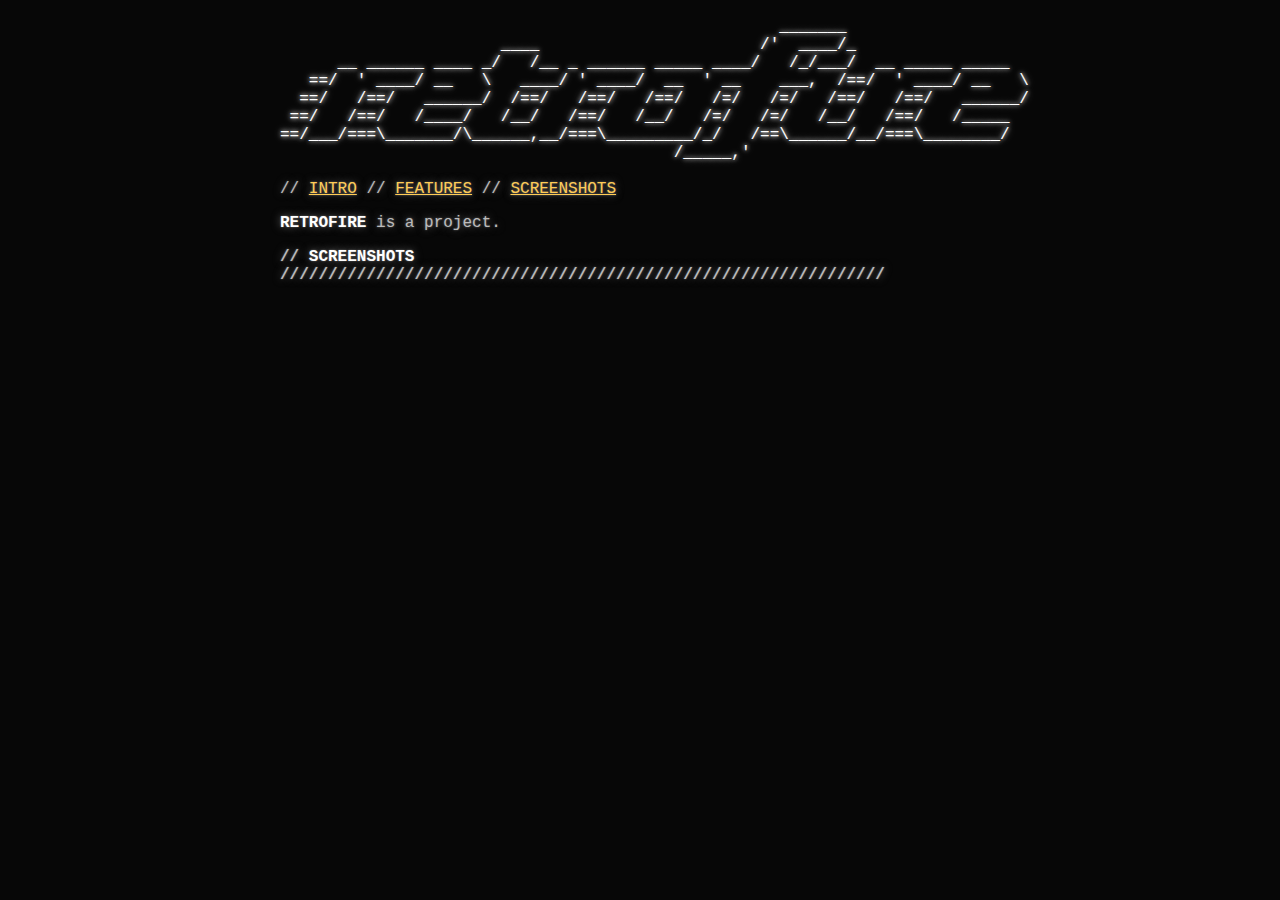
<file: docs/index.html>
<html>
  <head>
    <meta http-equiv="Content-Type" content="text/html;charset=ISO-8859-1">
    <style>
      body {
        width: 720px;
        margin: auto;
        font: 16px "Mx437 IBM VGA 9x16", "FixedSys", "Courier New", monospace;
        text-shadow: 0 0 2px #666, 0 0 8px #666;
        color: #BBB;
        background-color: #070707;
      }
      em { color: #FFF; font-style: normal; text-decoration: none; font-weight: bold; }
      a { color: #FC5; }
      a:hover { color: #FFC; text-shadow: 0 0 4px #FFF; }
      div { white-space: pre; }
      div.head {
        color: #FFF;
        text-shadow: 0 0 4px #FFF, 0 0 8px #999;
      }
      div.hr {
        color: #666;
        text-shadow: 0 0 2px #666;
      }
      div.hr::after {
        content: "//////////////////////////////////////////////////////////////////////////////";
      }
      h1 { font-size: 16px; }
    </style>
  </head>
  <body>

    <div class="head">
                                                    _______
                       ____                       /'  ____/_
      __ ______ ____ _/   /__ _ ______ _____ ____/   /_/___/  __ _____ _____
   ==/  ' ____/ __   \   ____/ ' ____/  __  ' __    ___,  /==/  ' ____/ __   \
  ==/   /==/   ______/  /==/   /==/   /==/   /=/   /=/   /==/   /==/   ______/
 ==/   /==/   /____/   /__/   /==/   /__/   /=/   /=/   /__/   /==/   /_____
==/___/===\_______/\______,__/===\_________/_/   /==\______/__/===\________/
                                         /_____,'
    </div>

    <div class="nav">// <a href="#INTRO">INTRO</a> // <a href="#FEATURES">FEATURES</a> // <a href="#SCREENSHOTS">SCREENSHOTS</a></div>

    <p>
        <em>RETROFIRE</em> is a project.
    </p>

    <h1 id="screenshots">// <em>SCREENSHOTS</em> ///////////////////////////////////////////////////////////////</h1>
    <p>

    </p>



  </body>
</html>
</file>
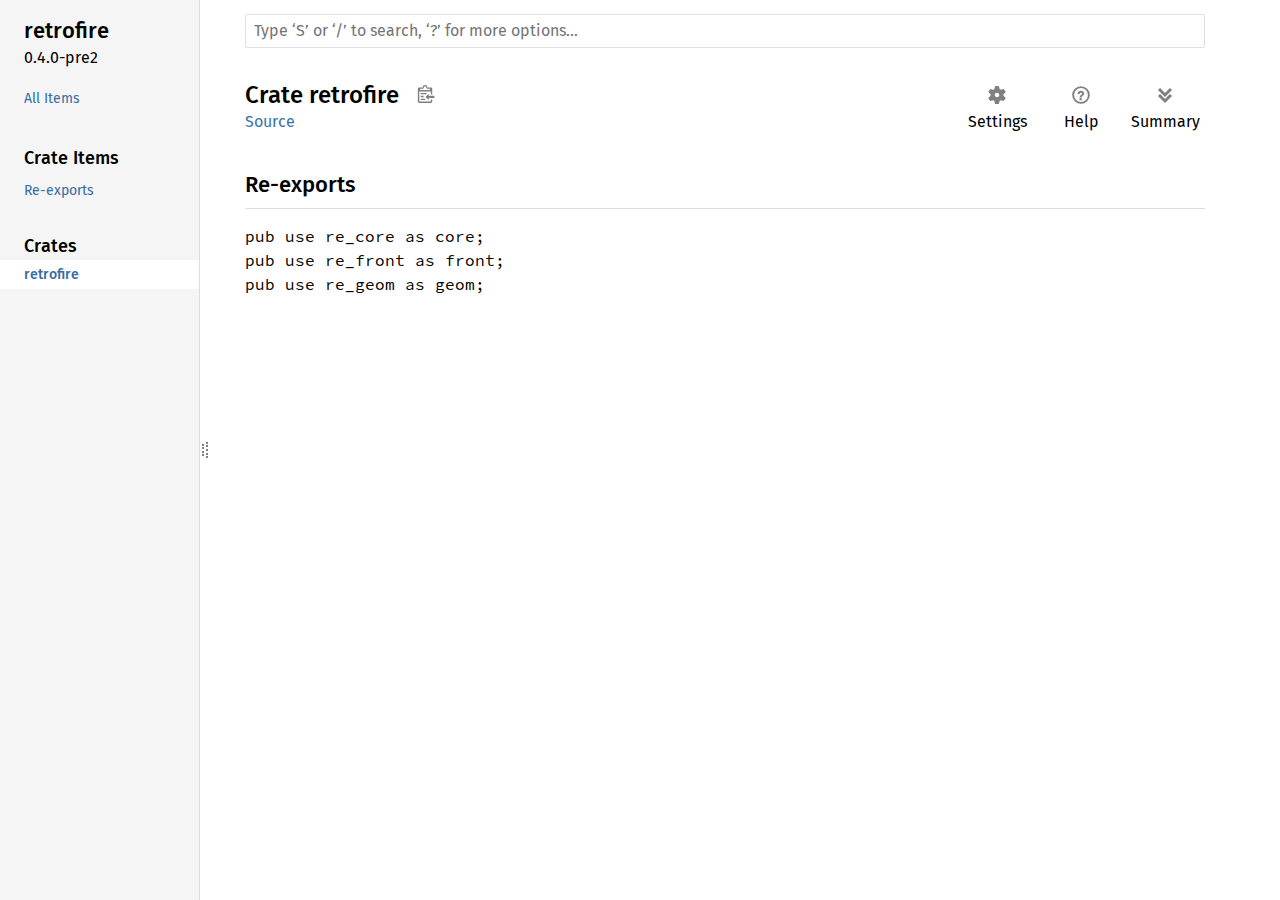
<file: docs/doc/retrofire/index.html>
<!DOCTYPE html><html lang="en"><head><meta charset="utf-8"><meta name="viewport" content="width=device-width, initial-scale=1.0"><meta name="generator" content="rustdoc"><meta name="description" content="API documentation for the Rust `retrofire` crate."><title>retrofire - Rust</title><script>if(window.location.protocol!=="file:")document.head.insertAdjacentHTML("beforeend","SourceSerif4-Regular-6b053e98.ttf.woff2,FiraSans-Italic-81dc35de.woff2,FiraSans-Regular-0fe48ade.woff2,FiraSans-MediumItalic-ccf7e434.woff2,FiraSans-Medium-e1aa3f0a.woff2,SourceCodePro-Regular-8badfe75.ttf.woff2,SourceCodePro-Semibold-aa29a496.ttf.woff2".split(",").map(f=>`<link rel="preload" as="font" type="font/woff2" crossorigin href="../static.files/${f}">`).join(""))</script><link rel="stylesheet" href="../static.files/normalize-9960930a.css"><link rel="stylesheet" href="../static.files/rustdoc-aa0817cf.css"><meta name="rustdoc-vars" data-root-path="../" data-static-root-path="../static.files/" data-current-crate="retrofire" data-themes="" data-resource-suffix="" data-rustdoc-version="1.90.0 (1159e78c4 2025-09-14)" data-channel="1.90.0" data-search-js="search-fa3e91e5.js" data-settings-js="settings-5514c975.js" ><script src="../static.files/storage-68b7e25d.js"></script><script defer src="../crates.js"></script><script defer src="../static.files/main-eebb9057.js"></script><noscript><link rel="stylesheet" href="../static.files/noscript-32bb7600.css"></noscript><link rel="alternate icon" type="image/png" href="../static.files/favicon-32x32-6580c154.png"><link rel="icon" type="image/svg+xml" href="../static.files/favicon-044be391.svg"></head><body class="rustdoc mod crate"><!--[if lte IE 11]><div class="warning">This old browser is unsupported and will most likely display funky things.</div><![endif]--><nav class="mobile-topbar"><button class="sidebar-menu-toggle" title="show sidebar"></button></nav><nav class="sidebar"><div class="sidebar-crate"><h2><a href="../retrofire/index.html">retrofire</a><span class="version">0.4.0-pre2</span></h2></div><div class="sidebar-elems"><ul class="block"><li><a id="all-types" href="all.html">All Items</a></li></ul><section id="rustdoc-toc"><h3><a href="#reexports">Crate Items</a></h3><ul class="block"><li><a href="#reexports" title="Re-exports">Re-exports</a></li></ul></section><div id="rustdoc-modnav"></div></div></nav><div class="sidebar-resizer" title="Drag to resize sidebar"></div><main><div class="width-limiter"><rustdoc-search></rustdoc-search><section id="main-content" class="content"><div class="main-heading"><h1>Crate <span>retrofire</span><button id="copy-path" title="Copy item path to clipboard">Copy item path</button></h1><rustdoc-toolbar></rustdoc-toolbar><span class="sub-heading"><a class="src" href="../src/retrofire/lib.rs.html#1-3">Source</a> </span></div><h2 id="reexports" class="section-header">Re-exports<a href="#reexports" class="anchor">§</a></h2><dl class="item-table reexports"><dt id="reexport.core"><code>pub use re_core as core;</code></dt><dt id="reexport.front"><code>pub use re_front as front;</code></dt><dt id="reexport.geom"><code>pub use re_geom as geom;</code></dt></dl></section></div></main></body></html>
</file>
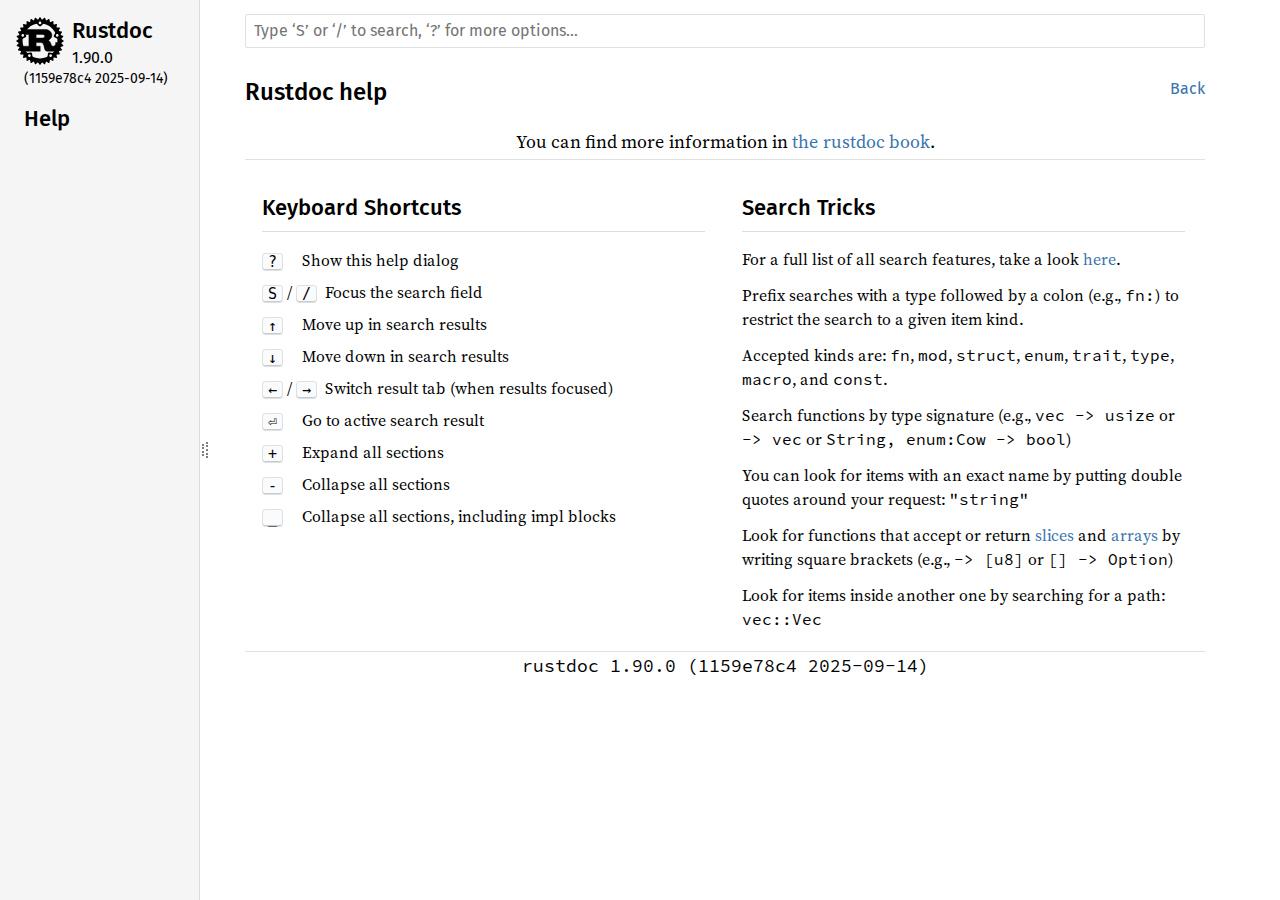
<file: docs/doc/help.html>
<!DOCTYPE html><html lang="en"><head><meta charset="utf-8"><meta name="viewport" content="width=device-width, initial-scale=1.0"><meta name="generator" content="rustdoc"><meta name="description" content="Documentation for Rustdoc"><title>Help</title><script>if(window.location.protocol!=="file:")document.head.insertAdjacentHTML("beforeend","SourceSerif4-Regular-6b053e98.ttf.woff2,FiraSans-Italic-81dc35de.woff2,FiraSans-Regular-0fe48ade.woff2,FiraSans-MediumItalic-ccf7e434.woff2,FiraSans-Medium-e1aa3f0a.woff2,SourceCodePro-Regular-8badfe75.ttf.woff2,SourceCodePro-Semibold-aa29a496.ttf.woff2".split(",").map(f=>`<link rel="preload" as="font" type="font/woff2" crossorigin href="./static.files/${f}">`).join(""))</script><link rel="stylesheet" href="./static.files/normalize-9960930a.css"><link rel="stylesheet" href="./static.files/rustdoc-aa0817cf.css"><meta name="rustdoc-vars" data-root-path="./" data-static-root-path="./static.files/" data-current-crate="retrofire" data-themes="" data-resource-suffix="" data-rustdoc-version="1.90.0 (1159e78c4 2025-09-14)" data-channel="1.90.0" data-search-js="search-fa3e91e5.js" data-settings-js="settings-5514c975.js" ><script src="./static.files/storage-68b7e25d.js"></script><script defer src="./static.files/main-eebb9057.js"></script><noscript><link rel="stylesheet" href="./static.files/noscript-32bb7600.css"></noscript><link rel="alternate icon" type="image/png" href="./static.files/favicon-32x32-6580c154.png"><link rel="icon" type="image/svg+xml" href="./static.files/favicon-044be391.svg"></head><body class="rustdoc mod sys"><!--[if lte IE 11]><div class="warning">This old browser is unsupported and will most likely display funky things.</div><![endif]--><nav class="mobile-topbar"><button class="sidebar-menu-toggle" title="show sidebar"></button><a class="logo-container" href="./index.html"><img class="rust-logo" src="./static.files/rust-logo-9a9549ea.svg" alt=""></a></nav><nav class="sidebar"><div class="sidebar-crate"><a class="logo-container" href="./index.html"><img class="rust-logo" src="./static.files/rust-logo-9a9549ea.svg" alt="logo"></a><h2><a href="./index.html">Rustdoc</a><span class="version">1.90.0</span></h2></div><div class="version">(1159e78c4 2025-09-14)</div><h2 class="location">Help</h2><div class="sidebar-elems"></div></nav><div class="sidebar-resizer" title="Drag to resize sidebar"></div><main><div class="width-limiter"><rustdoc-search></rustdoc-search><section id="main-content" class="content"><div class="main-heading"><h1>Rustdoc help</h1><span class="out-of-band"><a id="back" href="javascript:void(0)" onclick="history.back();">Back</a></span></div><noscript><section><p>You need to enable JavaScript to use keyboard commands or search.</p><p>For more information, browse the <a href="https://doc.rust-lang.org/1.90.0/rustdoc/">rustdoc handbook</a>.</p></section></noscript></section></div></main></body></html>
</file>
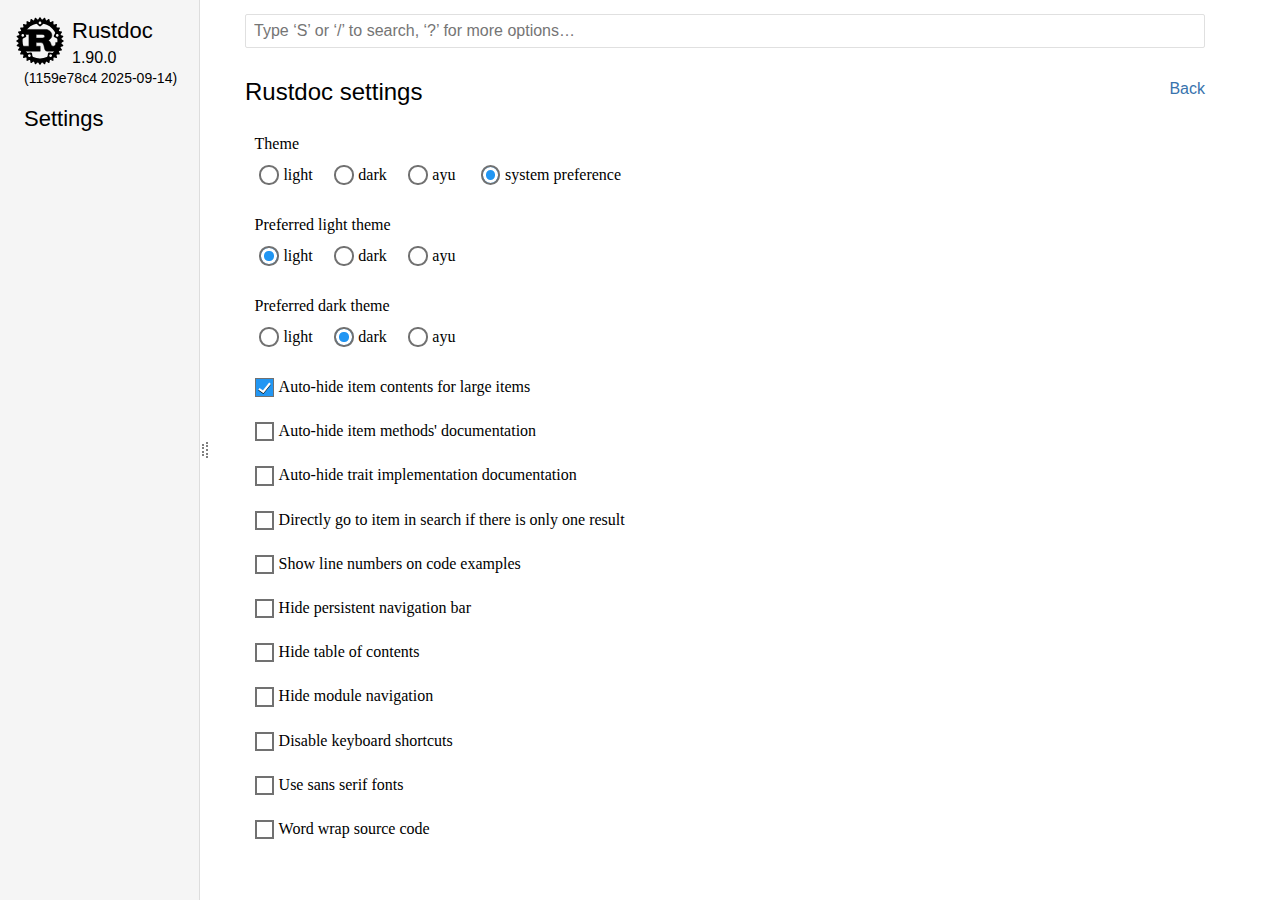
<file: docs/doc/settings.html>
<!DOCTYPE html><html lang="en"><head><meta charset="utf-8"><meta name="viewport" content="width=device-width, initial-scale=1.0"><meta name="generator" content="rustdoc"><meta name="description" content="Settings of Rustdoc"><title>Settings</title><script>if(window.location.protocol!=="file:")document.head.insertAdjacentHTML("beforeend","SourceSerif4-Regular-6b053e98.ttf.woff2,FiraSans-Italic-81dc35de.woff2,FiraSans-Regular-0fe48ade.woff2,FiraSans-MediumItalic-ccf7e434.woff2,FiraSans-Medium-e1aa3f0a.woff2,SourceCodePro-Regular-8badfe75.ttf.woff2,SourceCodePro-Semibold-aa29a496.ttf.woff2".split(",").map(f=>`<link rel="preload" as="font" type="font/woff2" crossorigin href="./static.files/${f}">`).join(""))</script><link rel="stylesheet" href="./static.files/normalize-9960930a.css"><link rel="stylesheet" href="./static.files/rustdoc-aa0817cf.css"><meta name="rustdoc-vars" data-root-path="./" data-static-root-path="./static.files/" data-current-crate="retrofire" data-themes="" data-resource-suffix="" data-rustdoc-version="1.90.0 (1159e78c4 2025-09-14)" data-channel="1.90.0" data-search-js="search-fa3e91e5.js" data-settings-js="settings-5514c975.js" ><script src="./static.files/storage-68b7e25d.js"></script><script defer src="./static.files/main-eebb9057.js"></script><noscript><link rel="stylesheet" href="./static.files/noscript-32bb7600.css"></noscript><link rel="alternate icon" type="image/png" href="./static.files/favicon-32x32-6580c154.png"><link rel="icon" type="image/svg+xml" href="./static.files/favicon-044be391.svg"></head><body class="rustdoc mod sys"><!--[if lte IE 11]><div class="warning">This old browser is unsupported and will most likely display funky things.</div><![endif]--><nav class="mobile-topbar"><button class="sidebar-menu-toggle" title="show sidebar"></button><a class="logo-container" href="./index.html"><img class="rust-logo" src="./static.files/rust-logo-9a9549ea.svg" alt=""></a></nav><nav class="sidebar"><div class="sidebar-crate"><a class="logo-container" href="./index.html"><img class="rust-logo" src="./static.files/rust-logo-9a9549ea.svg" alt="logo"></a><h2><a href="./index.html">Rustdoc</a><span class="version">1.90.0</span></h2></div><div class="version">(1159e78c4 2025-09-14)</div><h2 class="location">Settings</h2><div class="sidebar-elems"></div></nav><div class="sidebar-resizer" title="Drag to resize sidebar"></div><main><div class="width-limiter"><rustdoc-search></rustdoc-search><section id="main-content" class="content"><div class="main-heading"><h1>Rustdoc settings</h1><span class="out-of-band"><a id="back" href="javascript:void(0)" onclick="history.back();">Back</a></span></div><noscript><section>You need to enable JavaScript be able to update your settings.</section></noscript><script defer src="./static.files/settings-5514c975.js"></script></section></div></main></body></html>
</file>
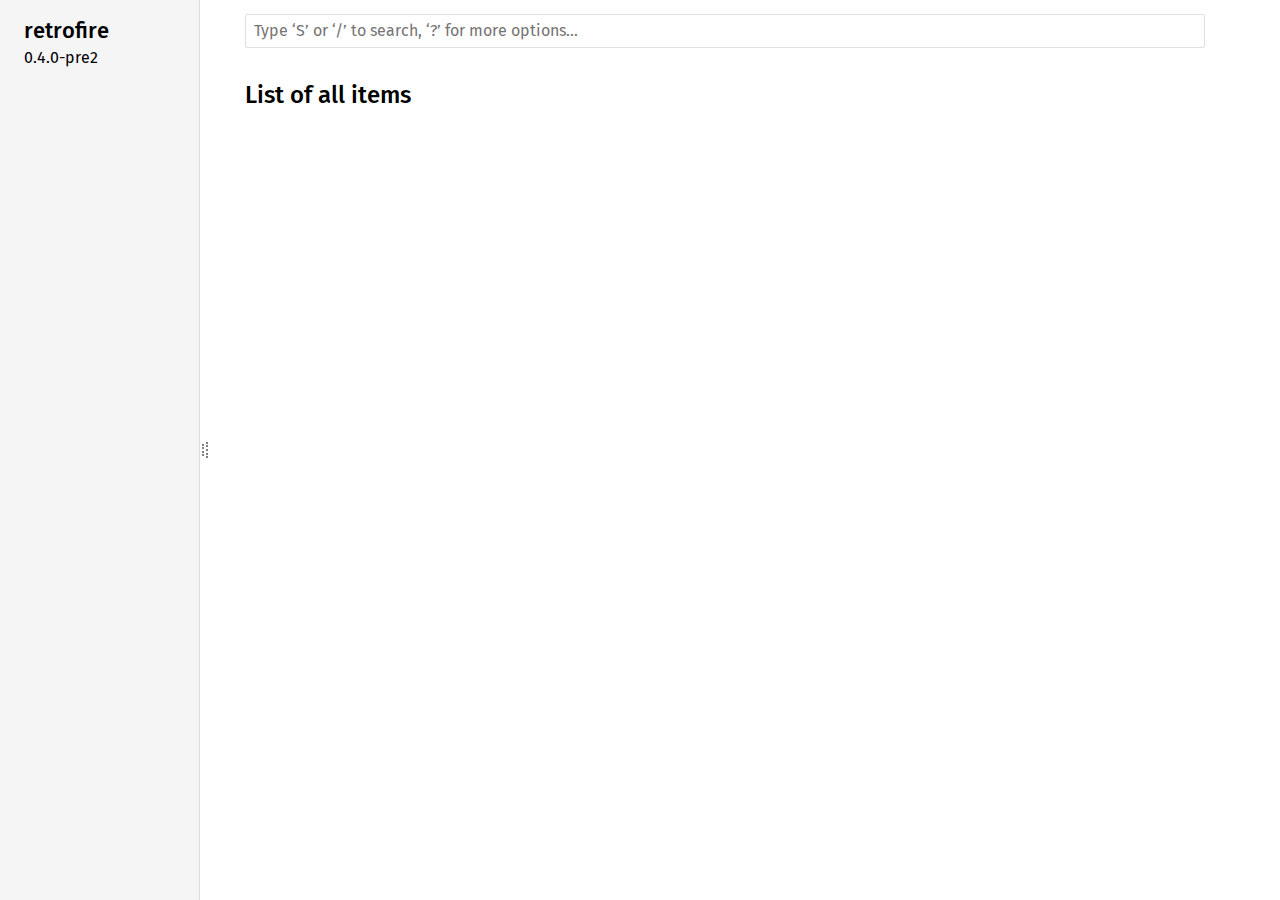
<file: docs/doc/retrofire/all.html>
<!DOCTYPE html><html lang="en"><head><meta charset="utf-8"><meta name="viewport" content="width=device-width, initial-scale=1.0"><meta name="generator" content="rustdoc"><meta name="description" content="List of all items in this crate"><title>List of all items in this crate</title><script>if(window.location.protocol!=="file:")document.head.insertAdjacentHTML("beforeend","SourceSerif4-Regular-6b053e98.ttf.woff2,FiraSans-Italic-81dc35de.woff2,FiraSans-Regular-0fe48ade.woff2,FiraSans-MediumItalic-ccf7e434.woff2,FiraSans-Medium-e1aa3f0a.woff2,SourceCodePro-Regular-8badfe75.ttf.woff2,SourceCodePro-Semibold-aa29a496.ttf.woff2".split(",").map(f=>`<link rel="preload" as="font" type="font/woff2" crossorigin href="../static.files/${f}">`).join(""))</script><link rel="stylesheet" href="../static.files/normalize-9960930a.css"><link rel="stylesheet" href="../static.files/rustdoc-aa0817cf.css"><meta name="rustdoc-vars" data-root-path="../" data-static-root-path="../static.files/" data-current-crate="retrofire" data-themes="" data-resource-suffix="" data-rustdoc-version="1.90.0 (1159e78c4 2025-09-14)" data-channel="1.90.0" data-search-js="search-fa3e91e5.js" data-settings-js="settings-5514c975.js" ><script src="../static.files/storage-68b7e25d.js"></script><script defer src="../static.files/main-eebb9057.js"></script><noscript><link rel="stylesheet" href="../static.files/noscript-32bb7600.css"></noscript><link rel="alternate icon" type="image/png" href="../static.files/favicon-32x32-6580c154.png"><link rel="icon" type="image/svg+xml" href="../static.files/favicon-044be391.svg"></head><body class="rustdoc mod sys"><!--[if lte IE 11]><div class="warning">This old browser is unsupported and will most likely display funky things.</div><![endif]--><nav class="mobile-topbar"><button class="sidebar-menu-toggle" title="show sidebar"></button></nav><nav class="sidebar"><div class="sidebar-crate"><h2><a href="../retrofire/index.html">retrofire</a><span class="version">0.4.0-pre2</span></h2></div><div class="sidebar-elems"><div id="rustdoc-modnav"></div></div></nav><div class="sidebar-resizer" title="Drag to resize sidebar"></div><main><div class="width-limiter"><rustdoc-search></rustdoc-search><section id="main-content" class="content"><h1>List of all items</h1></section></div></main></body></html>
</file>
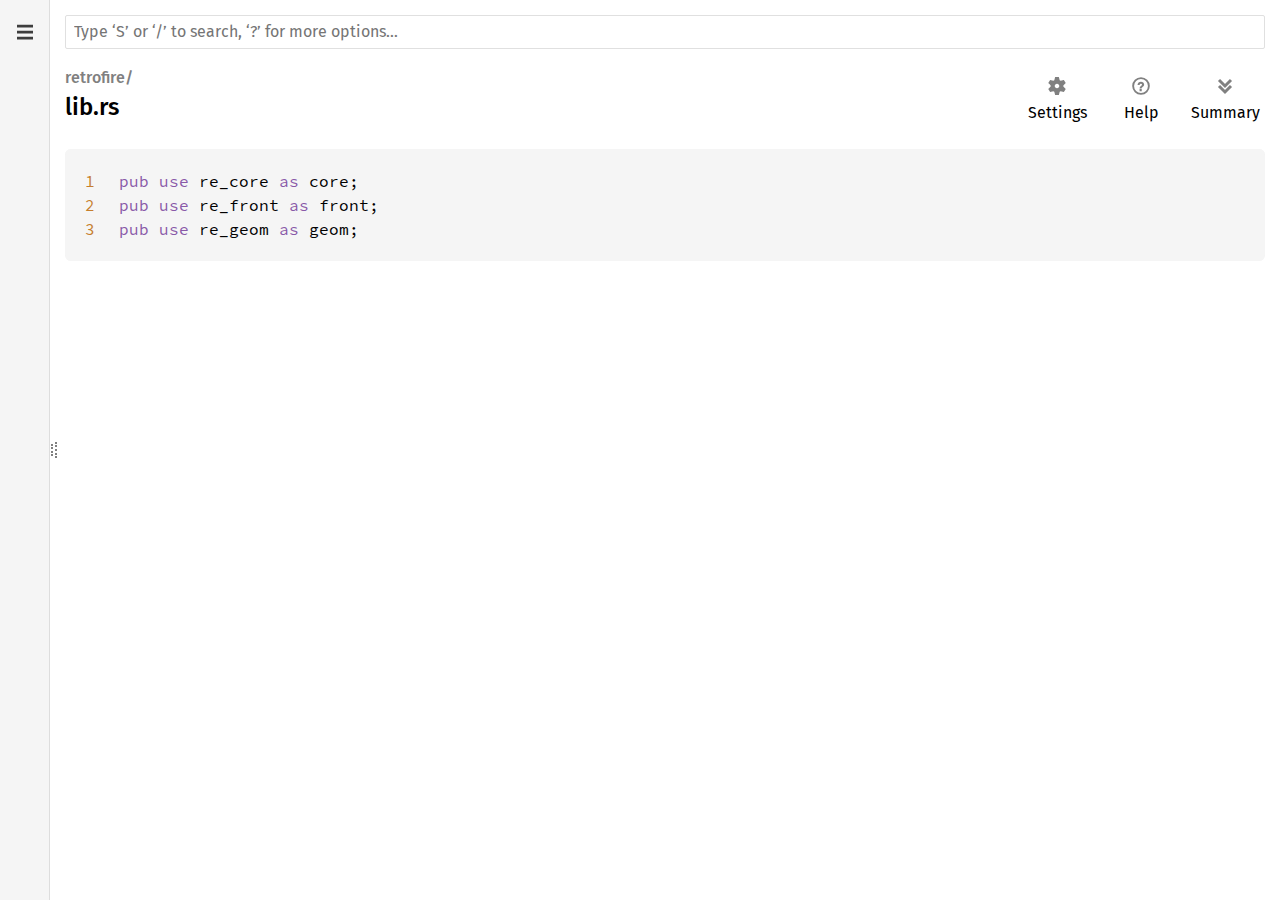
<file: docs/doc/src/retrofire/lib.rs.html>
<!DOCTYPE html><html lang="en"><head><meta charset="utf-8"><meta name="viewport" content="width=device-width, initial-scale=1.0"><meta name="generator" content="rustdoc"><meta name="description" content="Source of the Rust file `src/lib.rs`."><title>lib.rs - source</title><script>if(window.location.protocol!=="file:")document.head.insertAdjacentHTML("beforeend","SourceSerif4-Regular-6b053e98.ttf.woff2,FiraSans-Italic-81dc35de.woff2,FiraSans-Regular-0fe48ade.woff2,FiraSans-MediumItalic-ccf7e434.woff2,FiraSans-Medium-e1aa3f0a.woff2,SourceCodePro-Regular-8badfe75.ttf.woff2,SourceCodePro-Semibold-aa29a496.ttf.woff2".split(",").map(f=>`<link rel="preload" as="font" type="font/woff2" crossorigin href="../../static.files/${f}">`).join(""))</script><link rel="stylesheet" href="../../static.files/normalize-9960930a.css"><link rel="stylesheet" href="../../static.files/rustdoc-aa0817cf.css"><meta name="rustdoc-vars" data-root-path="../../" data-static-root-path="../../static.files/" data-current-crate="retrofire" data-themes="" data-resource-suffix="" data-rustdoc-version="1.90.0 (1159e78c4 2025-09-14)" data-channel="1.90.0" data-search-js="search-fa3e91e5.js" data-settings-js="settings-5514c975.js" ><script src="../../static.files/storage-68b7e25d.js"></script><script defer src="../../static.files/src-script-813739b1.js"></script><script defer src="../../src-files.js"></script><script defer src="../../static.files/main-eebb9057.js"></script><noscript><link rel="stylesheet" href="../../static.files/noscript-32bb7600.css"></noscript><link rel="alternate icon" type="image/png" href="../../static.files/favicon-32x32-6580c154.png"><link rel="icon" type="image/svg+xml" href="../../static.files/favicon-044be391.svg"></head><body class="rustdoc src"><!--[if lte IE 11]><div class="warning">This old browser is unsupported and will most likely display funky things.</div><![endif]--><nav class="sidebar"><div class="src-sidebar-title"><h2>Files</h2></div></nav><div class="sidebar-resizer" title="Drag to resize sidebar"></div><main><rustdoc-search></rustdoc-search><section id="main-content" class="content"><div class="main-heading"><h1><div class="sub-heading">retrofire/</div>lib.rs</h1><rustdoc-toolbar></rustdoc-toolbar></div><div class="example-wrap digits-1"><pre class="rust"><code><a href=#1 id=1 data-nosnippet>1</a><span class="kw">pub use </span>re_core <span class="kw">as </span>core;
<a href=#2 id=2 data-nosnippet>2</a><span class="kw">pub use </span>re_front <span class="kw">as </span>front;
<a href=#3 id=3 data-nosnippet>3</a><span class="kw">pub use </span>re_geom <span class="kw">as </span>geom;</code></pre></div></section></main></body></html>
</file>
<file: docs/doc/static.files/rustdoc-aa0817cf.css>
:root{--nav-sub-mobile-padding:8px;--search-typename-width:6.75rem;--desktop-sidebar-width:200px;--src-sidebar-width:300px;--desktop-sidebar-z-index:100;--sidebar-elems-left-padding:24px;--clipboard-image:url('data:image/svg+xml,<svg width="19" height="18" viewBox="0 0 24 25" \
xmlns="http://www.w3.org/2000/svg" aria-label="Copy to clipboard">\
<path d="M18 20h2v3c0 1-1 2-2 2H2c-.998 0-2-1-2-2V5c0-.911.755-1.667 1.667-1.667h5A3.323 3.323 0 \
0110 0a3.323 3.323 0 013.333 3.333h5C19.245 3.333 20 4.09 20 5v8.333h-2V9H2v14h16v-3zM3 \
7h14c0-.911-.793-1.667-1.75-1.667H13.5c-.957 0-1.75-.755-1.75-1.666C11.75 2.755 10.957 2 10 \
2s-1.75.755-1.75 1.667c0 .911-.793 1.666-1.75 1.666H4.75C3.793 5.333 3 6.09 3 7z"/>\
<path d="M4 19h6v2H4zM12 11H4v2h8zM4 17h4v-2H4zM15 15v-3l-4.5 4.5L15 21v-3l8.027-.032L23 15z"/>\
</svg>');--copy-path-height:34px;--copy-path-width:33px;--checkmark-image:url('data:image/svg+xml,<svg viewBox="-1 -1 23 23" \
xmlns="http://www.w3.org/2000/svg" fill="black" height="18px">\
<g><path d="M9 19.414l-6.707-6.707 1.414-1.414L9 16.586 20.293 5.293l1.414 1.414"></path>\
</g></svg>');--button-left-margin:4px;--button-border-radius:2px;--toolbar-button-border-radius:6px;--code-block-border-radius:6px;--impl-items-indent:0.3em;--docblock-indent:24px;--font-family:"Source Serif 4",NanumBarunGothic,serif;--font-family-code:"Source Code Pro",monospace;--line-number-padding:4px;--line-number-right-margin:20px;--prev-arrow-image:url('data:image/svg+xml,<svg width="16" height="16" viewBox="0 0 16 16" \
	enable-background="new 0 0 16 16" xmlns="http://www.w3.org/2000/svg"><path fill="none" \
	d="M8,3l-4,5l4,5m-4,-5h10" stroke="black" stroke-width="2"/></svg>');--next-arrow-image:url('data:image/svg+xml,<svg width="16" height="16" viewBox="0 0 16 16" \
	enable-background="new 0 0 16 16" xmlns="http://www.w3.org/2000/svg"><path fill="none" \
	d="M8,3l4,5l-4,5m4,-5h-10" stroke="black" stroke-width="2"/></svg>');--expand-arrow-image:url('data:image/svg+xml,<svg width="16" height="16" viewBox="0 0 16 16" \
	enable-background="new 0 0 16 16" xmlns="http://www.w3.org/2000/svg"><path fill="none" \
	d="M3,10l4,4l4,-4m-4,4M3,7l4,-4l4,4" stroke="black" stroke-width="2"/></svg>');--collapse-arrow-image:url('data:image/svg+xml,<svg width="16" height="16" viewBox="0 0 16 16" \
	enable-background="new 0 0 16 16" xmlns="http://www.w3.org/2000/svg"><path fill="none" \
	d="M3,8l4,4l4,-4m-4,4M3,4l4,4l4,-4" stroke="black" stroke-width="2"/></svg>');--hamburger-image:url('data:image/svg+xml,<svg xmlns="http://www.w3.org/2000/svg" \
		viewBox="0 0 22 22" fill="none" stroke="black">\
		<path d="M3,5h16M3,11h16M3,17h16" stroke-width="2.75"/></svg>');}:root.sans-serif{--font-family:"Fira Sans",sans-serif;--font-family-code:"Fira Mono",monospace;}@font-face {font-family:'Fira Sans';font-style:normal;font-weight:400;src:local('Fira Sans'),url("FiraSans-Regular-0fe48ade.woff2") format("woff2");font-display:swap;}@font-face {font-family:'Fira Sans';font-style:italic;font-weight:400;src:local('Fira Sans Italic'),url("FiraSans-Italic-81dc35de.woff2") format("woff2");font-display:swap;}@font-face {font-family:'Fira Sans';font-style:normal;font-weight:500;src:local('Fira Sans Medium'),url("FiraSans-Medium-e1aa3f0a.woff2") format("woff2");font-display:swap;}@font-face {font-family:'Fira Sans';font-style:italic;font-weight:500;src:local('Fira Sans Medium Italic'),url("FiraSans-MediumItalic-ccf7e434.woff2") format("woff2");font-display:swap;}@font-face {font-family:'Fira Mono';font-style:normal;font-weight:400;src:local('Fira Mono'),url("FiraMono-Regular-87c26294.woff2") format("woff2");font-display:swap;}@font-face {font-family:'Fira Mono';font-style:normal;font-weight:500;src:local('Fira Mono Medium'),url("FiraMono-Medium-86f75c8c.woff2") format("woff2");font-display:swap;}@font-face {font-family:'Source Serif 4';font-style:normal;font-weight:400;src:local('Source Serif 4'),url("SourceSerif4-Regular-6b053e98.ttf.woff2") format("woff2");font-display:swap;}@font-face {font-family:'Source Serif 4';font-style:italic;font-weight:400;src:local('Source Serif 4 Italic'),url("SourceSerif4-It-ca3b17ed.ttf.woff2") format("woff2");font-display:swap;}@font-face {font-family:'Source Serif 4';font-style:normal;font-weight:500;src:local('Source Serif 4 Semibold'),url("SourceSerif4-Semibold-457a13ac.ttf.woff2") format("woff2");font-display:swap;}@font-face {font-family:'Source Serif 4';font-style:normal;font-weight:700;src:local('Source Serif 4 Bold'),url("SourceSerif4-Bold-6d4fd4c0.ttf.woff2") format("woff2");font-display:swap;}@font-face {font-family:'Source Code Pro';font-style:normal;font-weight:400;src:url("SourceCodePro-Regular-8badfe75.ttf.woff2") format("woff2");font-display:swap;}@font-face {font-family:'Source Code Pro';font-style:italic;font-weight:400;src:url("SourceCodePro-It-fc8b9304.ttf.woff2") format("woff2");font-display:swap;}@font-face {font-family:'Source Code Pro';font-style:normal;font-weight:600;src:url("SourceCodePro-Semibold-aa29a496.ttf.woff2") format("woff2");font-display:swap;}@font-face {font-family:'NanumBarunGothic';src:url("NanumBarunGothic-13b3dcba.ttf.woff2") format("woff2");font-display:swap;unicode-range:U+AC00-D7AF,U+1100-11FF,U+3130-318F,U+A960-A97F,U+D7B0-D7FF;}*{box-sizing:border-box;}body{font:1rem/1.5 var(--font-family);margin:0;position:relative;overflow-wrap:break-word;overflow-wrap:anywhere;font-feature-settings:"kern","liga";background-color:var(--main-background-color);color:var(--main-color);}h1{font-size:1.5rem;}h2{font-size:1.375rem;}h3{font-size:1.25rem;}h1,h2,h3,h4,h5,h6{font-weight:500;}h1,h2,h3,h4{margin:25px 0 15px 0;padding-bottom:6px;}.docblock h3,.docblock h4,h5,h6{margin:15px 0 5px 0;}.docblock>h2:first-child,.docblock>h3:first-child,.docblock>h4:first-child,.docblock>h5:first-child,.docblock>h6:first-child{margin-top:0;}.main-heading h1{margin:0;padding:0;grid-area:main-heading-h1;overflow-wrap:break-word;overflow-wrap:anywhere;}.main-heading{position:relative;display:grid;grid-template-areas:"main-heading-breadcrumbs main-heading-breadcrumbs" "main-heading-h1 main-heading-toolbar" "main-heading-sub-heading main-heading-toolbar";grid-template-columns:minmax(105px,1fr) minmax(0,max-content);grid-template-rows:minmax(25px,min-content) min-content min-content;padding-bottom:6px;margin-bottom:15px;}.rustdoc-breadcrumbs{grid-area:main-heading-breadcrumbs;line-height:1.25;padding-top:5px;position:relative;z-index:1;}.rustdoc-breadcrumbs a{padding:5px 0 7px;}.content h2,.top-doc .docblock>h3,.top-doc .docblock>h4{border-bottom:1px solid var(--headings-border-bottom-color);}h1,h2{line-height:1.25;padding-top:3px;padding-bottom:9px;}h3.code-header{font-size:1.125rem;}h4.code-header{font-size:1rem;}.code-header{font-weight:600;margin:0;padding:0;white-space:pre-wrap;}.structfield,.sub-variant-field{margin:0.6em 0;}#crate-search,h1,h2,h3,h4,h5,h6,.sidebar,.mobile-topbar,.search-input,.search-results .result-name,.item-table dt>a,.out-of-band,.sub-heading,span.since,a.src,rustdoc-toolbar,summary.hideme,.scraped-example-list,.rustdoc-breadcrumbs,ul.all-items{font-family:"Fira Sans",Arial,NanumBarunGothic,sans-serif;}#toggle-all-docs,a.anchor,.section-header a,#src-sidebar a,.rust a,.sidebar h2 a,.sidebar h3 a,.mobile-topbar h2 a,h1 a,.search-results a,.search-results li,.stab,.result-name i{color:var(--main-color);}span.enum,a.enum,span.struct,a.struct,span.union,a.union,span.primitive,a.primitive,span.type,a.type,span.foreigntype,a.foreigntype{color:var(--type-link-color);}span.trait,a.trait,span.traitalias,a.traitalias{color:var(--trait-link-color);}span.associatedtype,a.associatedtype,span.constant,a.constant,span.static,a.static{color:var(--assoc-item-link-color);}span.fn,a.fn,span.method,a.method,span.tymethod,a.tymethod{color:var(--function-link-color);}span.attr,a.attr,span.derive,a.derive,span.macro,a.macro{color:var(--macro-link-color);}span.mod,a.mod{color:var(--mod-link-color);}span.keyword,a.keyword{color:var(--keyword-link-color);}a{color:var(--link-color);text-decoration:none;}ol,ul{padding-left:24px;}ul ul,ol ul,ul ol,ol ol{margin-bottom:.625em;}p,.docblock>.warning{margin:0 0 .75em 0;}p:last-child,.docblock>.warning:last-child{margin:0;}button{padding:1px 6px;cursor:pointer;}button#toggle-all-docs{padding:0;background:none;border:none;-webkit-appearance:none;opacity:1;}.rustdoc{display:flex;flex-direction:row;flex-wrap:nowrap;}main{position:relative;flex-grow:1;padding:10px 15px 40px 45px;min-width:0;}.src main{padding:15px;}.width-limiter{max-width:960px;margin-right:auto;}details:not(.toggle) summary{margin-bottom:.6em;}code,pre,.code-header,.type-signature{font-family:var(--font-family-code);}.docblock code,.item-table dd code{border-radius:3px;padding:0 0.125em;}.docblock pre code,.item-table dd pre code{padding:0;}pre{padding:14px;line-height:1.5;}pre.item-decl{overflow-x:auto;}.item-decl .type-contents-toggle{contain:initial;}.src .content pre{padding:20px;padding-left:16px;}img{max-width:100%;}.logo-container{line-height:0;display:block;}.rust-logo{filter:var(--rust-logo-filter);}.sidebar{font-size:0.875rem;flex:0 0 var(--desktop-sidebar-width);width:var(--desktop-sidebar-width);overflow-y:scroll;overscroll-behavior:contain;position:sticky;height:100vh;top:0;left:0;z-index:var(--desktop-sidebar-z-index);border-right:solid 1px var(--sidebar-border-color);}.rustdoc.src .sidebar{flex-basis:50px;width:50px;overflow-x:hidden;overflow-y:hidden;}.hide-sidebar .sidebar,.hide-sidebar .sidebar-resizer{display:none;}.sidebar-resizer{touch-action:none;width:9px;cursor:ew-resize;z-index:calc(var(--desktop-sidebar-z-index) + 1);position:fixed;height:100%;left:var(--desktop-sidebar-width);display:flex;align-items:center;justify-content:flex-start;color:var(--right-side-color);}.sidebar-resizer::before{content:"";border-right:dotted 2px currentColor;width:2px;height:12px;}.sidebar-resizer::after{content:"";border-right:dotted 2px currentColor;width:2px;height:16px;}.rustdoc.src .sidebar-resizer{left:49px;}.src-sidebar-expanded .src .sidebar-resizer{left:var(--src-sidebar-width);}.sidebar-resizing{-moz-user-select:none;-webkit-user-select:none;-ms-user-select:none;user-select:none;}.sidebar-resizing *{cursor:ew-resize !important;}.sidebar-resizing .sidebar{position:fixed;border-right:solid 2px var(--sidebar-resizer-active);}.sidebar-resizing>body{padding-left:var(--resizing-sidebar-width);}.sidebar-resizer:hover,.sidebar-resizer:active,.sidebar-resizer:focus,.sidebar-resizer.active{width:10px;margin:0;left:calc(var(--desktop-sidebar-width) - 1px);border-left:solid 1px var(--sidebar-resizer-hover);color:var(--sidebar-resizer-hover);}.src-sidebar-expanded .rustdoc.src .sidebar-resizer:hover,.src-sidebar-expanded .rustdoc.src .sidebar-resizer:active,.src-sidebar-expanded .rustdoc.src .sidebar-resizer:focus,.src-sidebar-expanded .rustdoc.src .sidebar-resizer.active{left:calc(var(--src-sidebar-width) - 1px);}@media (pointer:coarse){.sidebar-resizer{display:none !important;}.sidebar{border-right:none;}}.sidebar-resizer.active{padding:0 140px;width:calc(140px + 140px + 9px + 2px);margin-left:-140px;border-left:none;color:var(--sidebar-resizer-active);}.sidebar,.mobile-topbar,.sidebar-menu-toggle,#src-sidebar{background-color:var(--sidebar-background-color);}.src .sidebar>*{visibility:hidden;}.src-sidebar-expanded .src .sidebar{overflow-y:auto;flex-basis:var(--src-sidebar-width);width:var(--src-sidebar-width);}.src-sidebar-expanded .src .sidebar>*{visibility:visible;}#all-types{margin-top:1em;}*{scrollbar-width:initial;scrollbar-color:var(--scrollbar-color);}.sidebar{scrollbar-width:thin;scrollbar-color:var(--scrollbar-color);}::-webkit-scrollbar{width:12px;}.sidebar::-webkit-scrollbar{width:8px;}::-webkit-scrollbar-track{-webkit-box-shadow:inset 0;background-color:var(--scrollbar-track-background-color);}.sidebar::-webkit-scrollbar-track{background-color:var(--scrollbar-track-background-color);}::-webkit-scrollbar-thumb,.sidebar::-webkit-scrollbar-thumb{background-color:var(--scrollbar-thumb-background-color);}.hidden{display:none !important;}.logo-container>img{height:48px;width:48px;}ul.block,.block li,.block ul{padding:0;margin:0;list-style:none;}.block ul a{padding-left:1rem;}.sidebar-elems a,.sidebar>h2 a{display:block;padding:0.25rem;margin-right:0.25rem;border-left:solid var(--sidebar-elems-left-padding) transparent;margin-left:calc(-0.25rem - var(--sidebar-elems-left-padding));background-clip:border-box;}.hide-toc #rustdoc-toc,.hide-toc .in-crate{display:none;}.hide-modnav #rustdoc-modnav{display:none;}.sidebar h2{text-wrap:balance;overflow-wrap:anywhere;padding:0;margin:0.7rem 0;}.sidebar h3{text-wrap:balance;overflow-wrap:anywhere;font-size:1.125rem;padding:0;margin:0;}.sidebar-elems,.sidebar>.version,.sidebar>h2{padding-left:var(--sidebar-elems-left-padding);}.sidebar a{color:var(--sidebar-link-color);}.sidebar .current,.sidebar .current a,.sidebar-crate a.logo-container:hover+h2 a,.sidebar a:hover:not(.logo-container){background-color:var(--sidebar-current-link-background-color);}.sidebar-elems .block{margin-bottom:2em;}.sidebar-elems .block li a{white-space:nowrap;text-overflow:ellipsis;overflow:hidden;}.sidebar-crate{display:flex;align-items:center;justify-content:center;margin:14px 32px 1rem;row-gap:10px;column-gap:32px;flex-wrap:wrap;}.sidebar-crate h2{flex-grow:1;margin:0 -8px;align-self:start;}.sidebar-crate .logo-container{margin:0 calc(-16px - var(--sidebar-elems-left-padding));padding:0 var(--sidebar-elems-left-padding);text-align:center;}.sidebar-crate .logo-container img{margin-top:-16px;border-top:solid 16px transparent;box-sizing:content-box;position:relative;background-clip:border-box;z-index:1;}.sidebar-crate h2 a{display:block;border-left:solid var(--sidebar-elems-left-padding) transparent;background-clip:border-box;margin:0 calc(-24px + 0.25rem) 0 calc(-0.2rem - var(--sidebar-elems-left-padding));padding:calc((16px - 0.57rem ) / 2 ) 0.25rem;padding-left:0.2rem;}.sidebar-crate h2 .version{display:block;font-weight:normal;font-size:1rem;overflow-wrap:break-word;}.sidebar-crate+.version{margin-top:-1rem;margin-bottom:1rem;}.mobile-topbar{display:none;}.rustdoc .example-wrap{display:flex;position:relative;margin-bottom:10px;}.rustdoc .example-wrap>pre,.rustdoc .scraped-example .src-line-numbers,.rustdoc .scraped-example .src-line-numbers>pre{border-radius:6px;}.rustdoc .scraped-example{position:relative;}.rustdoc .example-wrap:last-child{margin-bottom:0px;}.rustdoc .example-wrap pre{margin:0;flex-grow:1;}.scraped-example:not(.expanded) .example-wrap{max-height:calc(1.5em * 5 + 10px);}.more-scraped-examples .scraped-example:not(.expanded) .example-wrap{max-height:calc(1.5em * 10 + 10px);}.rustdoc:not(.src) .scraped-example:not(.expanded) .src-line-numbers,.rustdoc:not(.src) .scraped-example:not(.expanded) .src-line-numbers>pre,.rustdoc:not(.src) .scraped-example:not(.expanded) pre.rust{padding-bottom:0;overflow:auto hidden;}.rustdoc:not(.src) .scraped-example .src-line-numbers{padding-top:0;}.rustdoc:not(.src) .scraped-example.expanded .src-line-numbers{padding-bottom:0;}.rustdoc:not(.src) .example-wrap pre{overflow:auto;}.example-wrap code{position:relative;}.example-wrap pre code span{display:inline;}.example-wrap.digits-1{--example-wrap-digits-count:1ch;}.example-wrap.digits-2{--example-wrap-digits-count:2ch;}.example-wrap.digits-3{--example-wrap-digits-count:3ch;}.example-wrap.digits-4{--example-wrap-digits-count:4ch;}.example-wrap.digits-5{--example-wrap-digits-count:5ch;}.example-wrap.digits-6{--example-wrap-digits-count:6ch;}.example-wrap.digits-7{--example-wrap-digits-count:7ch;}.example-wrap.digits-8{--example-wrap-digits-count:8ch;}.example-wrap.digits-9{--example-wrap-digits-count:9ch;}.example-wrap [data-nosnippet]{width:calc(var(--example-wrap-digits-count) + var(--line-number-padding) * 2);}.example-wrap pre>code{padding-left:calc(var(--example-wrap-digits-count) + var(--line-number-padding) * 2 + var(--line-number-right-margin));}.example-wrap [data-nosnippet]{color:var(--src-line-numbers-span-color);text-align:right;display:inline-block;margin-right:var(--line-number-right-margin);-moz-user-select:none;-webkit-user-select:none;-ms-user-select:none;user-select:none;padding:0 var(--line-number-padding);position:absolute;left:0;}.example-wrap .line-highlighted[data-nosnippet]{background-color:var(--src-line-number-highlighted-background-color);}.example-wrap pre>code{position:relative;display:block;}:root.word-wrap-source-code .example-wrap pre>code{word-break:break-all;white-space:pre-wrap;}:root.word-wrap-source-code .example-wrap pre>code *{word-break:break-all;}.example-wrap [data-nosnippet]:target{border-right:none;}.example-wrap.hide-lines [data-nosnippet]{display:none;}.search-loading{text-align:center;}.item-table dd{overflow-wrap:break-word;overflow-wrap:anywhere;}.docblock :not(pre)>code,.item-table dd code{white-space:pre-wrap;}.top-doc .docblock h2{font-size:1.375rem;}.top-doc .docblock h3{font-size:1.25rem;}.top-doc .docblock h4,.top-doc .docblock h5{font-size:1.125rem;}.top-doc .docblock h6{font-size:1rem;}.docblock h5{font-size:1rem;}.docblock h6{font-size:0.875rem;}.docblock{margin-left:var(--docblock-indent);position:relative;}.docblock>:not(.more-examples-toggle):not(.example-wrap){max-width:100%;overflow-x:auto;}.sub-heading{font-size:1rem;flex-grow:0;grid-area:main-heading-sub-heading;line-height:1.25;padding-bottom:4px;}.main-heading rustdoc-toolbar,.main-heading .out-of-band{grid-area:main-heading-toolbar;}rustdoc-toolbar{display:flex;flex-direction:row;flex-wrap:nowrap;min-height:60px;}.docblock code,.item-table dd code,pre,.rustdoc.src .example-wrap,.example-wrap .src-line-numbers{background-color:var(--code-block-background-color);border-radius:var(--code-block-border-radius);text-decoration:inherit;}#main-content{position:relative;}.docblock table{margin:.5em 0;border-collapse:collapse;}.docblock table td,.docblock table th{padding:.5em;border:1px solid var(--border-color);}.docblock table tbody tr:nth-child(2n){background:var(--table-alt-row-background-color);}.docblock .stab,.item-table dd .stab,.docblock p code{display:inline-block;}.docblock li{margin-bottom:.4em;}.docblock li p:not(:last-child){margin-bottom:.3em;}div.where{white-space:pre-wrap;font-size:0.875rem;}.item-info{display:block;margin-left:var(--docblock-indent);}.impl-items>.item-info{margin-left:calc(var(--docblock-indent) + var(--impl-items-indent));}.item-info code{font-size:0.875rem;}#main-content>.item-info{margin-left:0;}nav.sub{flex-grow:1;flex-flow:row nowrap;margin:4px 0 0 0;display:flex;align-items:center;}.search-form{position:relative;display:flex;height:34px;flex-grow:1;margin-bottom:4px;}.src nav.sub{margin:0 0 -10px 0;}.section-header{display:block;position:relative;}.section-header:hover>.anchor,.impl:hover>.anchor,.trait-impl:hover>.anchor,.variant:hover>.anchor{display:initial;}.anchor{display:none;position:absolute;left:-0.5em;background:none !important;}.anchor.field{left:-5px;}.section-header>.anchor{left:-15px;padding-right:8px;}h2.section-header>.anchor{padding-right:6px;}a.doc-anchor{color:var(--main-color);display:none;position:absolute;left:-17px;padding-right:10px;padding-left:3px;}*:hover>.doc-anchor{display:block;}.top-doc>.docblock>*:first-child>.doc-anchor{display:none !important;}.main-heading a:hover,.example-wrap .rust a:hover:not([data-nosnippet]),.all-items a:hover,.docblock a:not(.scrape-help):not(.tooltip):hover:not(.doc-anchor),.item-table dd a:not(.scrape-help):not(.tooltip):hover,.item-info a{text-decoration:underline;}.crate.block li.current a{font-weight:500;}table,.item-table{overflow-wrap:break-word;}.item-table{padding:0;margin:0;width:100%;}.item-table>dt{padding-right:1.25rem;}.item-table>dd{margin-inline-start:0;margin-left:0;}.search-results-title{margin-top:0;white-space:nowrap;display:flex;align-items:baseline;}.search-results-title+.sub-heading{color:var(--main-color);display:flex;align-items:baseline;white-space:nowrap;}#crate-search-div{position:relative;min-width:0;}#crate-search{padding:0 23px 0 4px;max-width:100%;text-overflow:ellipsis;border:1px solid var(--border-color);border-radius:4px;outline:none;cursor:pointer;-moz-appearance:none;-webkit-appearance:none;text-indent:0.01px;background-color:var(--main-background-color);color:inherit;line-height:1.5;font-weight:500;}#crate-search:hover,#crate-search:focus{border-color:var(--crate-search-hover-border);}#crate-search-div::after{pointer-events:none;width:100%;height:100%;position:absolute;top:0;left:0;content:"";background-repeat:no-repeat;background-size:20px;background-position:calc(100% - 2px) 56%;background-image:url('data:image/svg+xml,<svg xmlns="http://www.w3.org/2000/svg" \
	width="128" height="128" viewBox="-30 -20 176 176"><path d="M111,40.5L64,87.499L17,40.5" \
	fill="none" stroke="black" strike-linecap="square" stroke-miterlimit="10" stroke-width="12"/> \
	</svg>');filter:var(--crate-search-div-filter);}#crate-search-div:hover::after,#crate-search-div:focus-within::after{filter:var(--crate-search-div-hover-filter);}#crate-search>option{font-size:1rem;}.search-input{-webkit-appearance:none;outline:none;border:1px solid var(--border-color);border-radius:2px;padding:8px;font-size:1rem;flex-grow:1;background-color:var(--button-background-color);color:var(--search-color);}.search-input:focus{border-color:var(--search-input-focused-border-color);}.search-results{display:none;}.search-results.active{display:block;margin:0;padding:0;}.search-results>a{display:grid;grid-template-areas:"search-result-name search-result-desc" "search-result-type-signature search-result-type-signature";grid-template-columns:.6fr .4fr;margin-left:2px;margin-right:2px;border-bottom:1px solid var(--search-result-border-color);column-gap:1em;}.search-results>a>div.desc{white-space:nowrap;text-overflow:ellipsis;overflow:hidden;grid-area:search-result-desc;}.search-results a:hover,.search-results a:focus{background-color:var(--search-result-link-focus-background-color);}.search-results .result-name{display:flex;align-items:center;justify-content:start;grid-area:search-result-name;}.search-results .result-name .alias{color:var(--search-results-alias-color);}.search-results .result-name .grey{color:var(--search-results-grey-color);}.search-results .result-name .typename{color:var(--search-results-grey-color);font-size:0.875rem;width:var(--search-typename-width);}.search-results .result-name .path{word-break:break-all;max-width:calc(100% - var(--search-typename-width));display:inline-block;}.search-results .result-name .path>*{display:inline;}.search-results .type-signature{grid-area:search-result-type-signature;white-space:pre-wrap;}.popover{position:absolute;top:100%;right:0;z-index:calc(var(--desktop-sidebar-z-index) + 1);margin-top:7px;border-radius:3px;border:1px solid var(--border-color);background-color:var(--main-background-color);color:var(--main-color);--popover-arrow-offset:11px;}.popover::before{content:'';position:absolute;right:var(--popover-arrow-offset);border:solid var(--border-color);border-width:1px 1px 0 0;background-color:var(--main-background-color);padding:4px;transform:rotate(-45deg);top:-5px;}.setting-line{margin:1.2em 0.6em;}.setting-radio input,.setting-check input{margin-right:0.3em;height:1.2rem;width:1.2rem;border:2px solid var(--settings-input-border-color);outline:none;-webkit-appearance:none;cursor:pointer;}.setting-radio input{border-radius:50%;}.setting-radio span,.setting-check span{padding-bottom:1px;}.setting-radio{margin-top:0.1em;margin-bottom:0.1em;min-width:3.8em;padding:0.3em;display:inline-flex;align-items:center;cursor:pointer;}.setting-radio+.setting-radio{margin-left:0.5em;}.setting-check{margin-right:20px;display:flex;align-items:center;cursor:pointer;}.setting-check input{flex-shrink:0;}.setting-radio input:checked{box-shadow:inset 0 0 0 3px var(--main-background-color);background-color:var(--settings-input-color);}.setting-check input:checked{background-color:var(--settings-input-color);border-width:1px;content:url('data:image/svg+xml,<svg xmlns="http://www.w3.org/2000/svg" viewBox="0 0 40 40">\
		<path d="M7,25L17,32L33,12" fill="none" stroke="black" stroke-width="5"/>\
		<path d="M7,23L17,30L33,10" fill="none" stroke="white" stroke-width="5"/></svg>');}.setting-radio input:focus,.setting-check input:focus{box-shadow:0 0 1px 1px var(--settings-input-color);}.setting-radio input:checked:focus{box-shadow:inset 0 0 0 3px var(--main-background-color),0 0 2px 2px var(--settings-input-color);}.setting-radio input:hover,.setting-check input:hover{border-color:var(--settings-input-color) !important;}#settings.popover{--popover-arrow-offset:202px;top:calc(100% - 16px);}#help.popover{max-width:600px;--popover-arrow-offset:118px;top:calc(100% - 16px);}#help dt{float:left;clear:left;margin-right:0.5rem;}#help dd{margin-bottom:0.5rem;}#help span.top,#help span.bottom{text-align:center;display:block;font-size:1.125rem;padding:0 0.5rem;text-wrap-style:balance;}#help span.top{margin:10px 0;border-bottom:1px solid var(--border-color);padding-bottom:4px;margin-bottom:6px;}#help span.bottom{clear:both;border-top:1px solid var(--border-color);}.side-by-side{display:flex;margin-bottom:20px;}.side-by-side>div{width:50%;padding:0 20px 0 17px;}.item-info .stab{display:block;padding:3px;margin-bottom:5px;}.item-table dt .stab{margin-left:0.3125em;}.stab{padding:0 2px;font-size:0.875rem;font-weight:normal;color:var(--main-color);background-color:var(--stab-background-color);width:fit-content;white-space:pre-wrap;border-radius:3px;display:inline;vertical-align:baseline;}.stab.portability>code{background:none;color:var(--stab-code-color);}.stab .emoji,.item-info .stab::before{font-size:1.25rem;}.stab .emoji{margin-right:0.3rem;}.item-info .stab::before{content:"\0";width:0;display:inline-block;color:transparent;}.emoji{text-shadow:1px 0 0 black,-1px 0 0 black,0 1px 0 black,0 -1px 0 black;}.since{font-weight:normal;font-size:initial;}.rightside{padding-left:12px;float:right;}.rightside:not(a),.out-of-band,.sub-heading,rustdoc-toolbar{color:var(--right-side-color);}pre.rust{tab-size:4;-moz-tab-size:4;}pre.rust .kw{color:var(--code-highlight-kw-color);}pre.rust .kw-2{color:var(--code-highlight-kw-2-color);}pre.rust .lifetime{color:var(--code-highlight-lifetime-color);}pre.rust .prelude-ty{color:var(--code-highlight-prelude-color);}pre.rust .prelude-val{color:var(--code-highlight-prelude-val-color);}pre.rust .string{color:var(--code-highlight-string-color);}pre.rust .number{color:var(--code-highlight-number-color);}pre.rust .bool-val{color:var(--code-highlight-literal-color);}pre.rust .self{color:var(--code-highlight-self-color);}pre.rust .attr{color:var(--code-highlight-attribute-color);}pre.rust .macro,pre.rust .macro-nonterminal{color:var(--code-highlight-macro-color);}pre.rust .question-mark{font-weight:bold;color:var(--code-highlight-question-mark-color);}pre.rust .comment{color:var(--code-highlight-comment-color);}pre.rust .doccomment{color:var(--code-highlight-doc-comment-color);}.rustdoc.src .example-wrap pre.rust a:not([data-nosnippet]){background:var(--codeblock-link-background);}.example-wrap.compile_fail,.example-wrap.should_panic{border-left:2px solid var(--codeblock-error-color);}.ignore.example-wrap{border-left:2px solid var(--codeblock-ignore-color);}.example-wrap.compile_fail:hover,.example-wrap.should_panic:hover{border-left:2px solid var(--codeblock-error-hover-color);}.example-wrap.ignore:hover{border-left:2px solid var(--codeblock-ignore-hover-color);}.example-wrap.compile_fail .tooltip,.example-wrap.should_panic .tooltip{color:var(--codeblock-error-color);}.example-wrap.ignore .tooltip{color:var(--codeblock-ignore-color);}.example-wrap.compile_fail:hover .tooltip,.example-wrap.should_panic:hover .tooltip{color:var(--codeblock-error-hover-color);}.example-wrap.ignore:hover .tooltip{color:var(--codeblock-ignore-hover-color);}.example-wrap .tooltip{position:absolute;display:block;left:-25px;top:5px;margin:0;line-height:1;}.example-wrap.compile_fail .tooltip,.example-wrap.should_panic .tooltip,.example-wrap.ignore .tooltip{font-weight:bold;font-size:1.25rem;}.content .docblock .warning{border-left:2px solid var(--warning-border-color);padding:14px;position:relative;overflow-x:visible !important;}.content .docblock .warning::before{color:var(--warning-border-color);content:"ⓘ";position:absolute;left:-25px;top:5px;font-weight:bold;font-size:1.25rem;}.top-doc>.docblock>.warning:first-child::before{top:20px;}.example-wrap>a.test-arrow,.example-wrap .button-holder{visibility:hidden;position:absolute;top:4px;right:4px;z-index:1;}a.test-arrow{height:var(--copy-path-height);padding:6px 4px 0 11px;}a.test-arrow::before{content:url('data:image/svg+xml,<svg viewBox="0 0 20 20" width="18" height="20" \
		xmlns="http://www.w3.org/2000/svg"><path d="M0 0l18 10-18 10z"/></svg>');}.example-wrap .button-holder{display:flex;}@media not (pointer:coarse){.example-wrap:hover>a.test-arrow,.example-wrap:hover>.button-holder{visibility:visible;}}.example-wrap .button-holder.keep-visible{visibility:visible;}.example-wrap .button-holder>*{background:var(--main-background-color);cursor:pointer;border-radius:var(--button-border-radius);height:var(--copy-path-height);width:var(--copy-path-width);border:0;color:var(--code-example-button-color);}.example-wrap .button-holder>*:hover{color:var(--code-example-button-hover-color);}.example-wrap .button-holder>*:not(:first-child){margin-left:var(--button-left-margin);}.example-wrap .button-holder .copy-button{padding:2px 0 0 4px;}.example-wrap .button-holder .copy-button::before,.example-wrap .test-arrow::before,.example-wrap .button-holder .prev::before,.example-wrap .button-holder .next::before,.example-wrap .button-holder .expand::before{filter:var(--copy-path-img-filter);}.example-wrap .button-holder .copy-button::before{content:var(--clipboard-image);}.example-wrap .button-holder .copy-button:hover::before,.example-wrap .test-arrow:hover::before{filter:var(--copy-path-img-hover-filter);}.example-wrap .button-holder .copy-button.clicked::before{content:var(--checkmark-image);padding-right:5px;}.example-wrap .button-holder .prev,.example-wrap .button-holder .next,.example-wrap .button-holder .expand{line-height:0px;}.example-wrap .button-holder .prev::before{content:var(--prev-arrow-image);}.example-wrap .button-holder .next::before{content:var(--next-arrow-image);}.example-wrap .button-holder .expand::before{content:var(--expand-arrow-image);}.example-wrap .button-holder .expand.collapse::before{content:var(--collapse-arrow-image);}.code-attribute{font-weight:300;color:var(--code-attribute-color);}.item-spacer{width:100%;height:12px;display:block;}.main-heading span.since::before{content:"Since ";}.sub-variant h4{font-size:1rem;font-weight:400;margin-top:0;margin-bottom:0;}.sub-variant{margin-left:24px;margin-bottom:40px;}.sub-variant>.sub-variant-field{margin-left:24px;}@keyframes targetfadein{from{background-color:var(--main-background-color);}10%{background-color:var(--target-border-color);}to{background-color:var(--target-background-color);}}:target:not([data-nosnippet]){background-color:var(--target-background-color);border-right:3px solid var(--target-border-color);}.code-header a.tooltip{color:inherit;margin-right:15px;position:relative;}.code-header a.tooltip:hover{color:var(--link-color);}a.tooltip:hover::after{position:absolute;top:calc(100% - 10px);left:-15px;right:-15px;height:20px;content:"\00a0";}@media not (prefers-reduced-motion){:target{animation:0.65s cubic-bezier(0,0,0.1,1.0) 0.1s targetfadein;}.fade-out{opacity:0;transition:opacity 0.45s cubic-bezier(0,0,0.1,1.0);}}.popover.tooltip .content{margin:0.25em 0.5em;}.popover.tooltip .content pre,.popover.tooltip .content code{background:transparent;margin:0;padding:0;font-size:1.25rem;white-space:pre-wrap;}.popover.tooltip .content>h3:first-child{margin:0 0 5px 0;}.search-failed{text-align:center;margin-top:20px;display:none;}.search-failed.active{display:block;}.search-failed>ul{text-align:left;max-width:570px;margin-left:auto;margin-right:auto;}#search-tabs{margin-top:0.25rem;display:flex;flex-direction:row;gap:1px;margin-bottom:4px;}#search-tabs button{text-align:center;font-size:1.125rem;border:0;border-top:2px solid;flex:1;line-height:1.5;color:inherit;}#search-tabs button:not(.selected){background-color:var(--search-tab-button-not-selected-background);border-top-color:var(--search-tab-button-not-selected-border-top-color);}#search-tabs button:hover,#search-tabs button.selected{background-color:var(--search-tab-button-selected-background);border-top-color:var(--search-tab-button-selected-border-top-color);}#search-tabs .count{font-size:1rem;font-variant-numeric:tabular-nums;color:var(--search-tab-title-count-color);}#search .error code{border-radius:3px;background-color:var(--search-error-code-background-color);}.search-corrections{font-weight:normal;}#src-sidebar{width:100%;overflow:auto;}#src-sidebar div.files>a:hover,details.dir-entry summary:hover,#src-sidebar div.files>a:focus,details.dir-entry summary:focus{background-color:var(--src-sidebar-background-hover);}#src-sidebar div.files>a.selected{background-color:var(--src-sidebar-background-selected);}.src-sidebar-title{position:sticky;top:0;display:flex;padding:8px 8px 0 48px;margin-bottom:7px;background:var(--sidebar-background-color);border-bottom:1px solid var(--border-color);}#settings-menu,#help-button,button#toggle-all-docs{margin-left:var(--button-left-margin);display:flex;line-height:1.25;min-width:14px;}#sidebar-button{display:none;line-height:0;}.hide-sidebar #sidebar-button,.src #sidebar-button{display:flex;margin-right:4px;position:fixed;height:34px;width:34px;}.hide-sidebar #sidebar-button{left:6px;background-color:var(--main-background-color);z-index:1;}.src #sidebar-button{left:8px;z-index:calc(var(--desktop-sidebar-z-index) + 1);}.hide-sidebar .src #sidebar-button{position:static;}#settings-menu>a,#help-button>a,#sidebar-button>a,button#toggle-all-docs{display:flex;align-items:center;justify-content:center;flex-direction:column;}#settings-menu>a,#help-button>a,button#toggle-all-docs{border:1px solid transparent;border-radius:var(--button-border-radius);color:var(--main-color);}#settings-menu>a,#help-button>a,button#toggle-all-docs{width:80px;border-radius:var(--toolbar-button-border-radius);}#settings-menu>a,#help-button>a{min-width:0;}#sidebar-button>a{background-color:var(--sidebar-background-color);width:33px;}#sidebar-button>a:hover,#sidebar-button>a:focus-visible{background-color:var(--main-background-color);}#settings-menu>a:hover,#settings-menu>a:focus-visible,#help-button>a:hover,#help-button>a:focus-visible,button#toggle-all-docs:hover,button#toggle-all-docs:focus-visible{border-color:var(--settings-button-border-focus);text-decoration:none;}#settings-menu>a::before{content:url('data:image/svg+xml,<svg width="18" height="18" viewBox="0 0 12 12" \
	enable-background="new 0 0 12 12" xmlns="http://www.w3.org/2000/svg">\
	<path d="M10.25,6c0-0.1243286-0.0261841-0.241333-0.0366211-0.362915l1.6077881-1.5545654l\
	-1.25-2.1650391  c0,0-1.2674561,0.3625488-2.1323853,0.6099854c-0.2034912-0.1431885-0.421875\
	-0.2639771-0.6494751-0.3701782L7.25,0h-2.5 c0,0-0.3214111,1.2857666-0.5393066,2.1572876\
	C3.9830933,2.2634888,3.7647095,2.3842773,3.5612183,2.5274658L1.428833,1.9174805 \
	l-1.25,2.1650391c0,0,0.9641113,0.9321899,1.6077881,1.5545654C1.7761841,5.758667,\
	1.75,5.8756714,1.75,6  s0.0261841,0.241333,0.0366211,0.362915L0.178833,7.9174805l1.25,\
	2.1650391l2.1323853-0.6099854  c0.2034912,0.1432495,0.421875,0.2639771,0.6494751,0.3701782\
	L4.75,12h2.5l0.5393066-2.1572876  c0.2276001-0.1062012,0.4459839-0.2269287,0.6494751\
	-0.3701782l2.1323853,0.6099854l1.25-2.1650391L10.2133789,6.362915  C10.2238159,6.241333,\
	10.25,6.1243286,10.25,6z M6,7.5C5.1715698,7.5,4.5,6.8284302,4.5,6S5.1715698,4.5,6,4.5S7.5\
	,5.1715698,7.5,6  S6.8284302,7.5,6,7.5z" fill="black"/></svg>');width:18px;height:18px;filter:var(--settings-menu-filter);}button#toggle-all-docs::before{content:url('data:image/svg+xml,<svg width="18" height="18" viewBox="0 0 12 12" \
	enable-background="new 0 0 12 12" xmlns="http://www.w3.org/2000/svg">\
	<path d="M2,2l4,4l4,-4M2,6l4,4l4,-4" stroke="black" fill="none" stroke-width="2px"/></svg>');width:18px;height:18px;filter:var(--settings-menu-filter);}button#toggle-all-docs.will-expand::before{content:url('data:image/svg+xml,<svg width="18" height="18" viewBox="0 0 12 12" \
	enable-background="new 0 0 12 12" xmlns="http://www.w3.org/2000/svg">\
	<path d="M2,5l4,-4l4,4M2,7l4,4l4,-4" stroke="black" fill="none" stroke-width="2px"/></svg>');}#help-button>a::before{content:url('data:image/svg+xml,<svg width="18" height="18" viewBox="0 0 12 12" \
	enable-background="new 0 0 12 12" xmlns="http://www.w3.org/2000/svg" fill="none">\
	<circle r="5.25" cx="6" cy="6" stroke-width="1.25" stroke="black"/>\
	<text x="6" y="7" style="font:8px sans-serif;font-weight:1000" text-anchor="middle" \
		dominant-baseline="middle" fill="black">?</text></svg>');width:18px;height:18px;filter:var(--settings-menu-filter);}button#toggle-all-docs::before,#help-button>a::before,#settings-menu>a::before{filter:var(--settings-menu-filter);margin:8px;}@media not (pointer:coarse){button#toggle-all-docs:hover::before,#help-button>a:hover::before,#settings-menu>a:hover::before{filter:var(--settings-menu-hover-filter);}}button[disabled]#toggle-all-docs{opacity:0.25;border:solid 1px var(--main-background-color);background-size:cover;}button[disabled]#toggle-all-docs:hover{border:solid 1px var(--main-background-color);cursor:not-allowed;}rustdoc-toolbar span.label{font-size:1rem;flex-grow:1;padding-bottom:4px;}#sidebar-button>a::before{content:url('data:image/svg+xml,<svg xmlns="http://www.w3.org/2000/svg" viewBox="0 0 22 22" \
		fill="none" stroke="black">\
		<rect x="1" y="1" width="20" height="20" ry="1.5" stroke-width="1.5" stroke="%23777"/>\
		<circle cx="4.375" cy="4.375" r="1" stroke-width=".75"/>\
		<path d="m7.6121 3v16 M5.375 7.625h-2 m2 3h-2 m2 3h-2" stroke-width="1.25"/></svg>');width:22px;height:22px;}#copy-path{color:var(--copy-path-button-color);background:var(--main-background-color);height:var(--copy-path-height);width:var(--copy-path-width);margin-left:10px;padding:0;padding-left:2px;border:0;font-size:0;}#copy-path::before{filter:var(--copy-path-img-filter);content:var(--clipboard-image);}#copy-path:hover::before{filter:var(--copy-path-img-hover-filter);}#copy-path.clicked::before{content:var(--checkmark-image);}@keyframes rotating{from{transform:rotate(0deg);}to{transform:rotate(360deg);}}#settings-menu.rotate>a img{animation:rotating 2s linear infinite;}kbd{display:inline-block;padding:3px 5px;font:15px monospace;line-height:10px;vertical-align:middle;border:solid 1px var(--border-color);border-radius:3px;color:var(--kbd-color);background-color:var(--kbd-background);box-shadow:inset 0 -1px 0 var(--kbd-box-shadow-color);}ul.all-items>li{list-style:none;}details.dir-entry{padding-left:4px;}details.dir-entry>summary{margin:0 0 0 -4px;padding:0 0 0 4px;cursor:pointer;}details.dir-entry div.folders,details.dir-entry div.files{padding-left:23px;}details.dir-entry a{display:block;}details.toggle{contain:layout;position:relative;}details.big-toggle{contain:inline-size;}details.toggle>summary.hideme{cursor:pointer;font-size:1rem;}details.toggle>summary{list-style:none;outline:none;}details.toggle>summary::-webkit-details-marker,details.toggle>summary::marker{display:none;}details.toggle>summary.hideme>span{margin-left:9px;}details.toggle>summary::before{background:url('data:image/svg+xml,<svg width="16" height="16" viewBox="0 0 12 12" \
	enable-background="new 0 0 12 12" xmlns="http://www.w3.org/2000/svg">\
	<path d="M4,2l4,4l-4,4" stroke="black" fill="none" stroke-width="1px"/></svg>');content:"";cursor:pointer;width:16px;height:16px;display:inline-block;vertical-align:middle;opacity:.5;filter:var(--toggle-filter);}details.toggle>summary.hideme>span,.more-examples-toggle summary,.more-examples-toggle .hide-more{color:var(--toggles-color);}details.toggle>summary::after{content:"Expand";overflow:hidden;width:0;height:0;position:absolute;}details.toggle>summary.hideme::after{content:"";}details.toggle>summary:focus::before,details.toggle>summary:hover::before{opacity:1;}details.toggle>summary:focus-visible::before{outline:1px dotted #000;outline-offset:1px;}details.non-exhaustive{margin-bottom:8px;}details.toggle>summary.hideme::before{position:relative;}details.toggle>summary:not(.hideme)::before{position:absolute;left:-24px;top:4px;}.impl-items>details.toggle>summary:not(.hideme)::before,#main-content>.methods>details.toggle>summary:not(.hideme)::before{position:absolute;left:-24px;}.impl-items>*:not(.item-info),.implementors-toggle>.docblock,#main-content>.methods>:not(.item-info),.impl>.item-info,.impl>.docblock,.impl+.docblock{margin-left:var(--impl-items-indent);}details.big-toggle>summary:not(.hideme)::before{left:-34px;top:9px;}details.toggle[open] >summary.hideme{position:absolute;}details.toggle[open] >summary.hideme>span{display:none;}details.toggle[open] >summary::before{background:url('data:image/svg+xml,<svg width="16" height="16" viewBox="0 0 12 12" \
	enable-background="new 0 0 12 12" xmlns="http://www.w3.org/2000/svg">\
	<path d="M2,4l4,4l4,-4" stroke="black" fill="none" stroke-width="1px"/></svg>');}details.toggle[open] >summary::after{content:"Collapse";}details.toggle:not([open])>summary .docblock{max-height:calc(1.5em + 0.75em);overflow-y:hidden;}details.toggle:not([open])>summary .docblock>:first-child{max-width:100%;overflow:hidden;width:fit-content;white-space:nowrap;position:relative;padding-right:1em;}details.toggle:not([open])>summary .docblock>:first-child::after{content:"…";position:absolute;right:0;top:0;bottom:0;z-index:1;background-color:var(--main-background-color);font:1rem/1.5 "Source Serif 4",NanumBarunGothic,serif;padding-left:0.2em;}details.toggle:not([open])>summary .docblock>div:first-child::after{padding-top:calc(1.5em + 0.75em - 1.2rem);}details.toggle>summary .docblock{margin-top:0.75em;}.docblock summary>*{display:inline-block;}.docblock>.example-wrap:first-child .tooltip{margin-top:16px;}.src #sidebar-button>a::before,.sidebar-menu-toggle::before{content:var(--hamburger-image);opacity:0.75;filter:var(--mobile-sidebar-menu-filter);}.sidebar-menu-toggle:hover::before,.sidebar-menu-toggle:active::before,.sidebar-menu-toggle:focus::before{opacity:1;}@media (max-width:850px){#search-tabs .count{display:block;}.side-by-side{flex-direction:column-reverse;}.side-by-side>div{width:auto;}}@media (max-width:700px){:root{--impl-items-indent:0.7em;}*[id]{scroll-margin-top:45px;}#copy-path{width:0;visibility:hidden;}rustdoc-toolbar span.label{display:none;}#settings-menu>a,#help-button>a,button#toggle-all-docs{width:33px;}#settings.popover{--popover-arrow-offset:86px;}#help.popover{--popover-arrow-offset:48px;}.rustdoc{display:block;}main{padding-left:15px;padding-top:0px;}.sidebar .logo-container,.sidebar .location,.sidebar-resizer{display:none;}.sidebar{position:fixed;top:45px;left:-1000px;z-index:11;height:calc(100vh - 45px);border-right:none;width:100%;}.sidebar-elems .block li a{white-space:wrap;}.src main,.rustdoc.src .sidebar{top:0;padding:0;height:100vh;border:0;}.src .search-form{margin-left:40px;}.src .main-heading{margin-left:8px;}.hide-sidebar .search-form{margin-left:32px;}.hide-sidebar .src .search-form{margin-left:0;}.sidebar.shown,.src-sidebar-expanded .src .sidebar,.rustdoc:not(.src) .sidebar:focus-within{left:0;}.mobile-topbar h2{padding-bottom:0;margin:auto 0.5em auto auto;overflow:hidden;font-size:24px;white-space:nowrap;text-overflow:ellipsis;}.mobile-topbar .logo-container>img{max-width:35px;max-height:35px;margin:5px 0 5px 20px;}.mobile-topbar{display:flex;flex-direction:row;position:sticky;z-index:10;font-size:2rem;height:45px;width:100%;left:0;top:0;}.hide-sidebar .mobile-topbar{display:none;}.sidebar-menu-toggle{width:45px;border:none;line-height:0;}.hide-sidebar .sidebar-menu-toggle{display:none;}.sidebar-elems{margin-top:1em;}.anchor{display:none !important;}#main-content>details.toggle>summary::before,#main-content>div>details.toggle>summary::before{left:-11px;}#sidebar-button>a::before{content:url('data:image/svg+xml,<svg xmlns="http://www.w3.org/2000/svg" \
			viewBox="0 0 22 22" fill="none" stroke="black">\
			<rect x="1" y="1" width="20" height="20" ry="1.5" stroke-width="1.5" stroke="%23777"/>\
			<circle cx="4.375" cy="4.375" r="1" stroke-width=".75"/>\
			<path d="m3 7.375h16m0-3h-4" stroke-width="1.25"/></svg>');width:22px;height:22px;}.sidebar-menu-toggle:hover{background:var(--main-background-color);}.search-results>a,.search-results>a>div{display:block;}.search-results>a{padding:5px 0px;}.search-results>a>div.desc,.item-table dd{padding-left:2em;}.search-results .result-name{display:block;}.search-results .result-name .typename{width:initial;margin-right:0;}.search-results .result-name .typename,.search-results .result-name .path{display:inline;}.src-sidebar-expanded .src .sidebar{position:fixed;max-width:100vw;width:100vw;}.src .src-sidebar-title{padding-top:0;}details.implementors-toggle:not(.top-doc)>summary{margin-left:10px;}.impl-items>details.toggle>summary:not(.hideme)::before,#main-content>.methods>details.toggle>summary:not(.hideme)::before{left:-20px;}summary>.item-info{margin-left:10px;}.impl-items>.item-info{margin-left:calc(var(--impl-items-indent) + 10px);}.src nav.sub{margin:0 0 -25px 0;padding:var(--nav-sub-mobile-padding);}html:not(.src-sidebar-expanded) .src #sidebar-button>a{background-color:var(--main-background-color);}html:not(.src-sidebar-expanded) .src #sidebar-button>a:hover,html:not(.src-sidebar-expanded) .src #sidebar-button>a:focus-visible{background-color:var(--sidebar-background-color);}}@media (min-width:701px){.scraped-example-title{position:absolute;z-index:10;background:var(--main-background-color);bottom:8px;right:5px;padding:2px 4px;box-shadow:0 0 4px var(--main-background-color);}.item-table:not(.reexports){display:grid;grid-template-columns:33% 67%;}.item-table>dt,.item-table>dd{overflow-wrap:anywhere;}.item-table>dt{grid-column-start:1;}.item-table>dd{grid-column-start:2;}}@media print{:root{--docblock-indent:0;}nav.sidebar,nav.sub,.out-of-band,a.src,#copy-path,details.toggle[open] >summary::before,details.toggle>summary::before,details.toggle.top-doc>summary{display:none;}main{padding:10px;}}@media (max-width:464px){:root{--docblock-indent:12px;}.docblock code{overflow-wrap:break-word;overflow-wrap:anywhere;}nav.sub{flex-direction:column;}.search-form{align-self:stretch;}}.variant,.implementors-toggle>summary,.impl,#implementors-list>.docblock,.impl-items>section,.impl-items>.toggle>summary,.methods>section,.methods>.toggle>summary{margin-bottom:0.75em;}.variants>.docblock,.implementors-toggle>.docblock,.impl-items>.toggle[open]:not(:last-child),.methods>.toggle[open]:not(:last-child),.implementors-toggle[open]:not(:last-child){margin-bottom:2em;}#trait-implementations-list .impl-items>.toggle:not(:last-child),#synthetic-implementations-list .impl-items>.toggle:not(:last-child),#blanket-implementations-list .impl-items>.toggle:not(:last-child){margin-bottom:1em;}.scraped-example-list .scrape-help{margin-left:10px;padding:0 4px;font-weight:normal;font-size:12px;position:relative;bottom:1px;border:1px solid var(--scrape-example-help-border-color);border-radius:50px;color:var(--scrape-example-help-color);}.scraped-example-list .scrape-help:hover{border-color:var(--scrape-example-help-hover-border-color);color:var(--scrape-example-help-hover-color);}.scraped-example:not(.expanded) .example-wrap::before,.scraped-example:not(.expanded) .example-wrap::after{content:" ";width:100%;height:5px;position:absolute;z-index:1;}.scraped-example:not(.expanded) .example-wrap::before{top:0;background:linear-gradient(to bottom,var(--scrape-example-code-wrapper-background-start),var(--scrape-example-code-wrapper-background-end));}.scraped-example:not(.expanded) .example-wrap::after{bottom:0;background:linear-gradient(to top,var(--scrape-example-code-wrapper-background-start),var(--scrape-example-code-wrapper-background-end));}.scraped-example:not(.expanded){width:100%;overflow-y:hidden;margin-bottom:0;}.scraped-example:not(.expanded){overflow-x:hidden;}.scraped-example .rust span.highlight{background:var(--scrape-example-code-line-highlight);}.scraped-example .rust span.highlight.focus{background:var(--scrape-example-code-line-highlight-focus);}.more-examples-toggle{max-width:calc(100% + 25px);margin-top:10px;margin-left:-25px;}.more-examples-toggle .hide-more{margin-left:25px;cursor:pointer;}.more-scraped-examples{margin-left:25px;position:relative;}.toggle-line{position:absolute;top:5px;bottom:0;right:calc(100% + 10px);padding:0 4px;cursor:pointer;}.toggle-line-inner{min-width:2px;height:100%;background:var(--scrape-example-toggle-line-background);}.toggle-line:hover .toggle-line-inner{background:var(--scrape-example-toggle-line-hover-background);}.more-scraped-examples .scraped-example,.example-links{margin-top:20px;}.more-scraped-examples .scraped-example:first-child{margin-top:5px;}.example-links ul{margin-bottom:0;}:root[data-theme="light"],:root:not([data-theme]){--main-background-color:white;--main-color:black;--settings-input-color:#2196f3;--settings-input-border-color:#717171;--settings-button-color:#000;--settings-button-border-focus:#717171;--sidebar-background-color:#f5f5f5;--sidebar-background-color-hover:#e0e0e0;--sidebar-border-color:#ddd;--code-block-background-color:#f5f5f5;--scrollbar-track-background-color:#dcdcdc;--scrollbar-thumb-background-color:rgba(36,37,39,0.6);--scrollbar-color:rgba(36,37,39,0.6) #d9d9d9;--headings-border-bottom-color:#ddd;--border-color:#e0e0e0;--button-background-color:#fff;--right-side-color:grey;--code-attribute-color:#999;--toggles-color:#999;--toggle-filter:none;--mobile-sidebar-menu-filter:none;--search-input-focused-border-color:#66afe9;--copy-path-button-color:#999;--copy-path-img-filter:invert(50%);--copy-path-img-hover-filter:invert(35%);--code-example-button-color:#7f7f7f;--code-example-button-hover-color:#595959;--settings-menu-filter:invert(50%);--settings-menu-hover-filter:invert(35%);--codeblock-error-hover-color:rgb(255,0,0);--codeblock-error-color:rgba(255,0,0,.5);--codeblock-ignore-hover-color:rgb(255,142,0);--codeblock-ignore-color:rgba(255,142,0,.6);--warning-border-color:#ff8e00;--type-link-color:#ad378a;--trait-link-color:#6e4fc9;--assoc-item-link-color:#3873ad;--function-link-color:#ad7c37;--macro-link-color:#068000;--keyword-link-color:#3873ad;--mod-link-color:#3873ad;--link-color:#3873ad;--sidebar-link-color:#356da4;--sidebar-current-link-background-color:#fff;--search-result-link-focus-background-color:#ccc;--search-result-border-color:#aaa3;--search-color:#000;--search-error-code-background-color:#d0cccc;--search-results-alias-color:#000;--search-results-grey-color:#999;--search-tab-title-count-color:#888;--search-tab-button-not-selected-border-top-color:#e6e6e6;--search-tab-button-not-selected-background:#e6e6e6;--search-tab-button-selected-border-top-color:#0089ff;--search-tab-button-selected-background:#fff;--stab-background-color:#fff5d6;--stab-code-color:#000;--code-highlight-kw-color:#8959a8;--code-highlight-kw-2-color:#4271ae;--code-highlight-lifetime-color:#b76514;--code-highlight-prelude-color:#4271ae;--code-highlight-prelude-val-color:#c82829;--code-highlight-number-color:#718c00;--code-highlight-string-color:#718c00;--code-highlight-literal-color:#c82829;--code-highlight-attribute-color:#c82829;--code-highlight-self-color:#c82829;--code-highlight-macro-color:#3e999f;--code-highlight-question-mark-color:#ff9011;--code-highlight-comment-color:#8e908c;--code-highlight-doc-comment-color:#4d4d4c;--src-line-numbers-span-color:#c67e2d;--src-line-number-highlighted-background-color:#fdffd3;--target-background-color:#fdffd3;--target-border-color:#ad7c37;--kbd-color:#000;--kbd-background:#fafbfc;--kbd-box-shadow-color:#c6cbd1;--rust-logo-filter:initial;--crate-search-div-filter:invert(100%) sepia(0%) saturate(4223%) hue-rotate(289deg) brightness(114%) contrast(76%);--crate-search-div-hover-filter:invert(44%) sepia(18%) saturate(23%) hue-rotate(317deg) brightness(96%) contrast(93%);--crate-search-hover-border:#717171;--src-sidebar-background-selected:#fff;--src-sidebar-background-hover:#e0e0e0;--table-alt-row-background-color:#f5f5f5;--codeblock-link-background:#eee;--scrape-example-toggle-line-background:#ccc;--scrape-example-toggle-line-hover-background:#999;--scrape-example-code-line-highlight:#fcffd6;--scrape-example-code-line-highlight-focus:#f6fdb0;--scrape-example-help-border-color:#555;--scrape-example-help-color:#333;--scrape-example-help-hover-border-color:#000;--scrape-example-help-hover-color:#000;--scrape-example-code-wrapper-background-start:rgba(255,255,255,1);--scrape-example-code-wrapper-background-end:rgba(255,255,255,0);--sidebar-resizer-hover:hsl(207,90%,66%);--sidebar-resizer-active:hsl(207,90%,54%);}:root[data-theme="dark"]{--main-background-color:#353535;--main-color:#ddd;--settings-input-color:#2196f3;--settings-input-border-color:#999;--settings-button-color:#000;--settings-button-border-focus:#ffb900;--sidebar-background-color:#505050;--sidebar-background-color-hover:#676767;--sidebar-border-color:#999;--code-block-background-color:#2A2A2A;--scrollbar-track-background-color:#717171;--scrollbar-thumb-background-color:rgba(32,34,37,.6);--scrollbar-color:rgba(32,34,37,.6) #5a5a5a;--headings-border-bottom-color:#d2d2d2;--border-color:#e0e0e0;--button-background-color:#f0f0f0;--right-side-color:grey;--code-attribute-color:#999;--toggles-color:#999;--toggle-filter:invert(100%);--mobile-sidebar-menu-filter:invert(100%);--search-input-focused-border-color:#008dfd;--copy-path-button-color:#999;--copy-path-img-filter:invert(50%);--copy-path-img-hover-filter:invert(65%);--code-example-button-color:#7f7f7f;--code-example-button-hover-color:#a5a5a5;--codeblock-error-hover-color:rgb(255,0,0);--codeblock-error-color:rgba(255,0,0,.5);--codeblock-ignore-hover-color:rgb(255,142,0);--codeblock-ignore-color:rgba(255,142,0,.6);--warning-border-color:#ff8e00;--type-link-color:#2dbfb8;--trait-link-color:#b78cf2;--assoc-item-link-color:#d2991d;--function-link-color:#2bab63;--macro-link-color:#09bd00;--keyword-link-color:#d2991d;--mod-link-color:#d2991d;--link-color:#d2991d;--sidebar-link-color:#fdbf35;--sidebar-current-link-background-color:#444;--search-result-link-focus-background-color:#616161;--search-result-border-color:#aaa3;--search-color:#111;--search-error-code-background-color:#484848;--search-results-alias-color:#fff;--search-results-grey-color:#ccc;--search-tab-title-count-color:#888;--search-tab-button-not-selected-border-top-color:#252525;--search-tab-button-not-selected-background:#252525;--search-tab-button-selected-border-top-color:#0089ff;--search-tab-button-selected-background:#353535;--settings-menu-filter:invert(50%);--settings-menu-hover-filter:invert(65%);--stab-background-color:#314559;--stab-code-color:#e6e1cf;--code-highlight-kw-color:#ab8ac1;--code-highlight-kw-2-color:#769acb;--code-highlight-lifetime-color:#d97f26;--code-highlight-prelude-color:#769acb;--code-highlight-prelude-val-color:#ee6868;--code-highlight-number-color:#83a300;--code-highlight-string-color:#83a300;--code-highlight-literal-color:#ee6868;--code-highlight-attribute-color:#ee6868;--code-highlight-self-color:#ee6868;--code-highlight-macro-color:#3e999f;--code-highlight-question-mark-color:#ff9011;--code-highlight-comment-color:#8d8d8b;--code-highlight-doc-comment-color:#8ca375;--src-line-numbers-span-color:#3b91e2;--src-line-number-highlighted-background-color:#0a042f;--target-background-color:#494a3d;--target-border-color:#bb7410;--kbd-color:#000;--kbd-background:#fafbfc;--kbd-box-shadow-color:#c6cbd1;--rust-logo-filter:drop-shadow(1px 0 0px #fff) drop-shadow(0 1px 0 #fff) drop-shadow(-1px 0 0 #fff) drop-shadow(0 -1px 0 #fff);--crate-search-div-filter:invert(94%) sepia(0%) saturate(721%) hue-rotate(255deg) brightness(90%) contrast(90%);--crate-search-div-hover-filter:invert(69%) sepia(60%) saturate(6613%) hue-rotate(184deg) brightness(100%) contrast(91%);--crate-search-hover-border:#2196f3;--src-sidebar-background-selected:#333;--src-sidebar-background-hover:#444;--table-alt-row-background-color:#2a2a2a;--codeblock-link-background:#333;--scrape-example-toggle-line-background:#999;--scrape-example-toggle-line-hover-background:#c5c5c5;--scrape-example-code-line-highlight:#5b3b01;--scrape-example-code-line-highlight-focus:#7c4b0f;--scrape-example-help-border-color:#aaa;--scrape-example-help-color:#eee;--scrape-example-help-hover-border-color:#fff;--scrape-example-help-hover-color:#fff;--scrape-example-code-wrapper-background-start:rgba(53,53,53,1);--scrape-example-code-wrapper-background-end:rgba(53,53,53,0);--sidebar-resizer-hover:hsl(207,30%,54%);--sidebar-resizer-active:hsl(207,90%,54%);}:root[data-theme="ayu"]{--main-background-color:#0f1419;--main-color:#c5c5c5;--settings-input-color:#ffb454;--settings-input-border-color:#999;--settings-button-color:#fff;--settings-button-border-focus:#e0e0e0;--sidebar-background-color:#14191f;--sidebar-background-color-hover:rgba(70,70,70,0.33);--sidebar-border-color:#5c6773;--code-block-background-color:#191f26;--scrollbar-track-background-color:transparent;--scrollbar-thumb-background-color:#5c6773;--scrollbar-color:#5c6773 #24292f;--headings-border-bottom-color:#5c6773;--border-color:#5c6773;--button-background-color:#141920;--right-side-color:grey;--code-attribute-color:#999;--toggles-color:#999;--toggle-filter:invert(100%);--mobile-sidebar-menu-filter:invert(100%);--search-input-focused-border-color:#5c6773;--copy-path-button-color:#fff;--copy-path-img-filter:invert(70%);--copy-path-img-hover-filter:invert(100%);--code-example-button-color:#b2b2b2;--code-example-button-hover-color:#fff;--codeblock-error-hover-color:rgb(255,0,0);--codeblock-error-color:rgba(255,0,0,.5);--codeblock-ignore-hover-color:rgb(255,142,0);--codeblock-ignore-color:rgba(255,142,0,.6);--warning-border-color:#ff8e00;--type-link-color:#ffa0a5;--trait-link-color:#39afd7;--assoc-item-link-color:#39afd7;--function-link-color:#fdd687;--macro-link-color:#a37acc;--keyword-link-color:#39afd7;--mod-link-color:#39afd7;--link-color:#39afd7;--sidebar-link-color:#53b1db;--sidebar-current-link-background-color:transparent;--search-result-link-focus-background-color:#3c3c3c;--search-result-border-color:#aaa3;--search-color:#fff;--search-error-code-background-color:#4f4c4c;--search-results-alias-color:#c5c5c5;--search-results-grey-color:#999;--search-tab-title-count-color:#888;--search-tab-button-not-selected-border-top-color:none;--search-tab-button-not-selected-background:transparent !important;--search-tab-button-selected-border-top-color:none;--search-tab-button-selected-background:#141920 !important;--settings-menu-filter:invert(70%);--settings-menu-hover-filter:invert(100%);--stab-background-color:#314559;--stab-code-color:#e6e1cf;--code-highlight-kw-color:#ff7733;--code-highlight-kw-2-color:#ff7733;--code-highlight-lifetime-color:#ff7733;--code-highlight-prelude-color:#69f2df;--code-highlight-prelude-val-color:#ff7733;--code-highlight-number-color:#b8cc52;--code-highlight-string-color:#b8cc52;--code-highlight-literal-color:#ff7733;--code-highlight-attribute-color:#e6e1cf;--code-highlight-self-color:#36a3d9;--code-highlight-macro-color:#a37acc;--code-highlight-question-mark-color:#ff9011;--code-highlight-comment-color:#788797;--code-highlight-doc-comment-color:#a1ac88;--src-line-numbers-span-color:#5c6773;--src-line-number-highlighted-background-color:rgba(255,236,164,0.06);--target-background-color:rgba(255,236,164,0.06);--target-border-color:rgba(255,180,76,0.85);--kbd-color:#c5c5c5;--kbd-background:#314559;--kbd-box-shadow-color:#5c6773;--rust-logo-filter:drop-shadow(1px 0 0px #fff) drop-shadow(0 1px 0 #fff) drop-shadow(-1px 0 0 #fff) drop-shadow(0 -1px 0 #fff);--crate-search-div-filter:invert(41%) sepia(12%) saturate(487%) hue-rotate(171deg) brightness(94%) contrast(94%);--crate-search-div-hover-filter:invert(98%) sepia(12%) saturate(81%) hue-rotate(343deg) brightness(113%) contrast(76%);--crate-search-hover-border:#e0e0e0;--src-sidebar-background-selected:#14191f;--src-sidebar-background-hover:#14191f;--table-alt-row-background-color:#191f26;--codeblock-link-background:#333;--scrape-example-toggle-line-background:#999;--scrape-example-toggle-line-hover-background:#c5c5c5;--scrape-example-code-line-highlight:#5b3b01;--scrape-example-code-line-highlight-focus:#7c4b0f;--scrape-example-help-border-color:#aaa;--scrape-example-help-color:#eee;--scrape-example-help-hover-border-color:#fff;--scrape-example-help-hover-color:#fff;--scrape-example-code-wrapper-background-start:rgba(15,20,25,1);--scrape-example-code-wrapper-background-end:rgba(15,20,25,0);--sidebar-resizer-hover:hsl(34,50%,33%);--sidebar-resizer-active:hsl(34,100%,66%);}:root[data-theme="ayu"] h1,:root[data-theme="ayu"] h2,:root[data-theme="ayu"] h3,:root[data-theme="ayu"] h4,:where(:root[data-theme="ayu"]) h1 a,:root[data-theme="ayu"] .sidebar h2 a,:root[data-theme="ayu"] .sidebar h3 a{color:#fff;}:root[data-theme="ayu"] .docblock code{color:#ffb454;}:root[data-theme="ayu"] .docblock a>code{color:#39AFD7 !important;}:root[data-theme="ayu"] .code-header,:root[data-theme="ayu"] .docblock pre>code,:root[data-theme="ayu"] pre,:root[data-theme="ayu"] pre>code,:root[data-theme="ayu"] .item-info code,:root[data-theme="ayu"] .rustdoc.source .example-wrap{color:#e6e1cf;}:root[data-theme="ayu"] .sidebar .current,:root[data-theme="ayu"] .sidebar .current a,:root[data-theme="ayu"] .sidebar a:hover,:root[data-theme="ayu"] #src-sidebar div.files>a:hover,:root[data-theme="ayu"] details.dir-entry summary:hover,:root[data-theme="ayu"] #src-sidebar div.files>a:focus,:root[data-theme="ayu"] details.dir-entry summary:focus,:root[data-theme="ayu"] #src-sidebar div.files>a.selected{color:#ffb44c;}:root[data-theme="ayu"] .sidebar-elems .location{color:#ff7733;}:root[data-theme="ayu"] a[data-nosnippet].line-highlighted{color:#708090;padding-right:7px;border-right:1px solid #ffb44c;}:root[data-theme="ayu"] .search-results a:hover,:root[data-theme="ayu"] .search-results a:focus{color:#fff !important;background-color:#3c3c3c;}:root[data-theme="ayu"] .search-results a{color:#0096cf;}:root[data-theme="ayu"] .search-results a div.desc{color:#c5c5c5;}:root[data-theme="ayu"] .result-name .primitive>i,:root[data-theme="ayu"] .result-name .keyword>i{color:#788797;}:root[data-theme="ayu"] #search-tabs>button.selected{border-bottom:1px solid #ffb44c !important;border-top:none;}:root[data-theme="ayu"] #search-tabs>button:not(.selected){border:none;background-color:transparent !important;}:root[data-theme="ayu"] #search-tabs>button:hover{border-bottom:1px solid rgba(242,151,24,0.3);}:root[data-theme="ayu"] #settings-menu>a img,:root[data-theme="ayu"] #sidebar-button>a::before{filter:invert(100);}
</file>
<file: docs/doc/static.files/noscript-32bb7600.css>
#main-content .attributes{margin-left:0 !important;}#copy-path,#sidebar-button,.sidebar-resizer{display:none !important;}nav.sub{display:none;}.src .sidebar{display:none;}.notable-traits{display:none;}:root,:root:not([data-theme]){--main-background-color:white;--main-color:black;--settings-input-color:#2196f3;--settings-input-border-color:#717171;--settings-button-color:#000;--settings-button-border-focus:#717171;--sidebar-background-color:#f5f5f5;--sidebar-background-color-hover:#e0e0e0;--sidebar-border-color:#ddd;--code-block-background-color:#f5f5f5;--scrollbar-track-background-color:#dcdcdc;--scrollbar-thumb-background-color:rgba(36,37,39,0.6);--scrollbar-color:rgba(36,37,39,0.6) #d9d9d9;--headings-border-bottom-color:#ddd;--border-color:#e0e0e0;--button-background-color:#fff;--right-side-color:grey;--code-attribute-color:#999;--toggles-color:#999;--toggle-filter:none;--mobile-sidebar-menu-filter:none;--search-input-focused-border-color:#66afe9;--copy-path-button-color:#999;--copy-path-img-filter:invert(50%);--copy-path-img-hover-filter:invert(35%);--code-example-button-color:#7f7f7f;--code-example-button-hover-color:#595959;--settings-menu-filter:invert(50%);--settings-menu-hover-filter:invert(35%);--codeblock-error-hover-color:rgb(255,0,0);--codeblock-error-color:rgba(255,0,0,.5);--codeblock-ignore-hover-color:rgb(255,142,0);--codeblock-ignore-color:rgba(255,142,0,.6);--warning-border-color:#ff8e00;--type-link-color:#ad378a;--trait-link-color:#6e4fc9;--assoc-item-link-color:#3873ad;--function-link-color:#ad7c37;--macro-link-color:#068000;--keyword-link-color:#3873ad;--mod-link-color:#3873ad;--link-color:#3873ad;--sidebar-link-color:#356da4;--sidebar-current-link-background-color:#fff;--search-result-link-focus-background-color:#ccc;--search-result-border-color:#aaa3;--search-color:#000;--search-error-code-background-color:#d0cccc;--search-results-alias-color:#000;--search-results-grey-color:#999;--search-tab-title-count-color:#888;--search-tab-button-not-selected-border-top-color:#e6e6e6;--search-tab-button-not-selected-background:#e6e6e6;--search-tab-button-selected-border-top-color:#0089ff;--search-tab-button-selected-background:#fff;--stab-background-color:#fff5d6;--stab-code-color:#000;--code-highlight-kw-color:#8959a8;--code-highlight-kw-2-color:#4271ae;--code-highlight-lifetime-color:#b76514;--code-highlight-prelude-color:#4271ae;--code-highlight-prelude-val-color:#c82829;--code-highlight-number-color:#718c00;--code-highlight-string-color:#718c00;--code-highlight-literal-color:#c82829;--code-highlight-attribute-color:#c82829;--code-highlight-self-color:#c82829;--code-highlight-macro-color:#3e999f;--code-highlight-question-mark-color:#ff9011;--code-highlight-comment-color:#8e908c;--code-highlight-doc-comment-color:#4d4d4c;--src-line-numbers-span-color:#c67e2d;--src-line-number-highlighted-background-color:#fdffd3;--target-background-color:#fdffd3;--target-border-color:#ad7c37;--kbd-color:#000;--kbd-background:#fafbfc;--kbd-box-shadow-color:#c6cbd1;--rust-logo-filter:initial;--crate-search-div-filter:invert(100%) sepia(0%) saturate(4223%) hue-rotate(289deg) brightness(114%) contrast(76%);--crate-search-div-hover-filter:invert(44%) sepia(18%) saturate(23%) hue-rotate(317deg) brightness(96%) contrast(93%);--crate-search-hover-border:#717171;--src-sidebar-background-selected:#fff;--src-sidebar-background-hover:#e0e0e0;--table-alt-row-background-color:#f5f5f5;--codeblock-link-background:#eee;--scrape-example-toggle-line-background:#ccc;--scrape-example-toggle-line-hover-background:#999;--scrape-example-code-line-highlight:#fcffd6;--scrape-example-code-line-highlight-focus:#f6fdb0;--scrape-example-help-border-color:#555;--scrape-example-help-color:#333;--scrape-example-help-hover-border-color:#000;--scrape-example-help-hover-color:#000;--scrape-example-code-wrapper-background-start:rgba(255,255,255,1);--scrape-example-code-wrapper-background-end:rgba(255,255,255,0);--sidebar-resizer-hover:hsl(207,90%,66%);--sidebar-resizer-active:hsl(207,90%,54%);}@media (prefers-color-scheme:dark){:root,:root:not([data-theme]){--main-background-color:#353535;--main-color:#ddd;--settings-input-color:#2196f3;--settings-input-border-color:#999;--settings-button-color:#000;--settings-button-border-focus:#ffb900;--sidebar-background-color:#505050;--sidebar-background-color-hover:#676767;--sidebar-border-color:#2A2A2A;--code-block-background-color:#2A2A2A;--scrollbar-track-background-color:#717171;--scrollbar-thumb-background-color:rgba(32,34,37,.6);--scrollbar-color:rgba(32,34,37,.6) #5a5a5a;--headings-border-bottom-color:#d2d2d2;--border-color:#e0e0e0;--button-background-color:#f0f0f0;--right-side-color:grey;--code-attribute-color:#999;--toggles-color:#999;--toggle-filter:invert(100%);--mobile-sidebar-menu-filter:invert(100%);--search-input-focused-border-color:#008dfd;--copy-path-button-color:#999;--copy-path-img-filter:invert(50%);--copy-path-img-hover-filter:invert(65%);--code-example-button-color:#7f7f7f;--code-example-button-hover-color:#a5a5a5;--codeblock-error-hover-color:rgb(255,0,0);--codeblock-error-color:rgba(255,0,0,.5);--codeblock-ignore-hover-color:rgb(255,142,0);--codeblock-ignore-color:rgba(255,142,0,.6);--warning-border-color:#ff8e00;--type-link-color:#2dbfb8;--trait-link-color:#b78cf2;--assoc-item-link-color:#d2991d;--function-link-color:#2bab63;--macro-link-color:#09bd00;--keyword-link-color:#d2991d;--mod-link-color:#d2991d;--link-color:#d2991d;--sidebar-link-color:#fdbf35;--sidebar-current-link-background-color:#444;--search-result-link-focus-background-color:#616161;--search-result-border-color:#aaa3;--search-color:#111;--search-error-code-background-color:#484848;--search-results-alias-color:#fff;--search-results-grey-color:#ccc;--search-tab-title-count-color:#888;--search-tab-button-not-selected-border-top-color:#252525;--search-tab-button-not-selected-background:#252525;--search-tab-button-selected-border-top-color:#0089ff;--search-tab-button-selected-background:#353535;--settings-menu-filter:invert(50%);--settings-menu-hover-filter:invert(65%);--stab-background-color:#314559;--stab-code-color:#e6e1cf;--code-highlight-kw-color:#ab8ac1;--code-highlight-kw-2-color:#769acb;--code-highlight-lifetime-color:#d97f26;--code-highlight-prelude-color:#769acb;--code-highlight-prelude-val-color:#ee6868;--code-highlight-number-color:#83a300;--code-highlight-string-color:#83a300;--code-highlight-literal-color:#ee6868;--code-highlight-attribute-color:#ee6868;--code-highlight-self-color:#ee6868;--code-highlight-macro-color:#3e999f;--code-highlight-question-mark-color:#ff9011;--code-highlight-comment-color:#8d8d8b;--code-highlight-doc-comment-color:#8ca375;--src-line-numbers-span-color:#3b91e2;--src-line-number-highlighted-background-color:#0a042f;--target-background-color:#494a3d;--target-border-color:#bb7410;--kbd-color:#000;--kbd-background:#fafbfc;--kbd-box-shadow-color:#c6cbd1;--rust-logo-filter:drop-shadow(1px 0 0px #fff) drop-shadow(0 1px 0 #fff) drop-shadow(-1px 0 0 #fff) drop-shadow(0 -1px 0 #fff);--crate-search-div-filter:invert(94%) sepia(0%) saturate(721%) hue-rotate(255deg) brightness(90%) contrast(90%);--crate-search-div-hover-filter:invert(69%) sepia(60%) saturate(6613%) hue-rotate(184deg) brightness(100%) contrast(91%);--crate-search-hover-border:#2196f3;--src-sidebar-background-selected:#333;--src-sidebar-background-hover:#444;--table-alt-row-background-color:#2a2a2a;--codeblock-link-background:#333;--scrape-example-toggle-line-background:#999;--scrape-example-toggle-line-hover-background:#c5c5c5;--scrape-example-code-line-highlight:#5b3b01;--scrape-example-code-line-highlight-focus:#7c4b0f;--scrape-example-help-border-color:#aaa;--scrape-example-help-color:#eee;--scrape-example-help-hover-border-color:#fff;--scrape-example-help-hover-color:#fff;--scrape-example-code-wrapper-background-start:rgba(53,53,53,1);--scrape-example-code-wrapper-background-end:rgba(53,53,53,0);--sidebar-resizer-hover:hsl(207,30%,54%);--sidebar-resizer-active:hsl(207,90%,54%);}}
</file>
